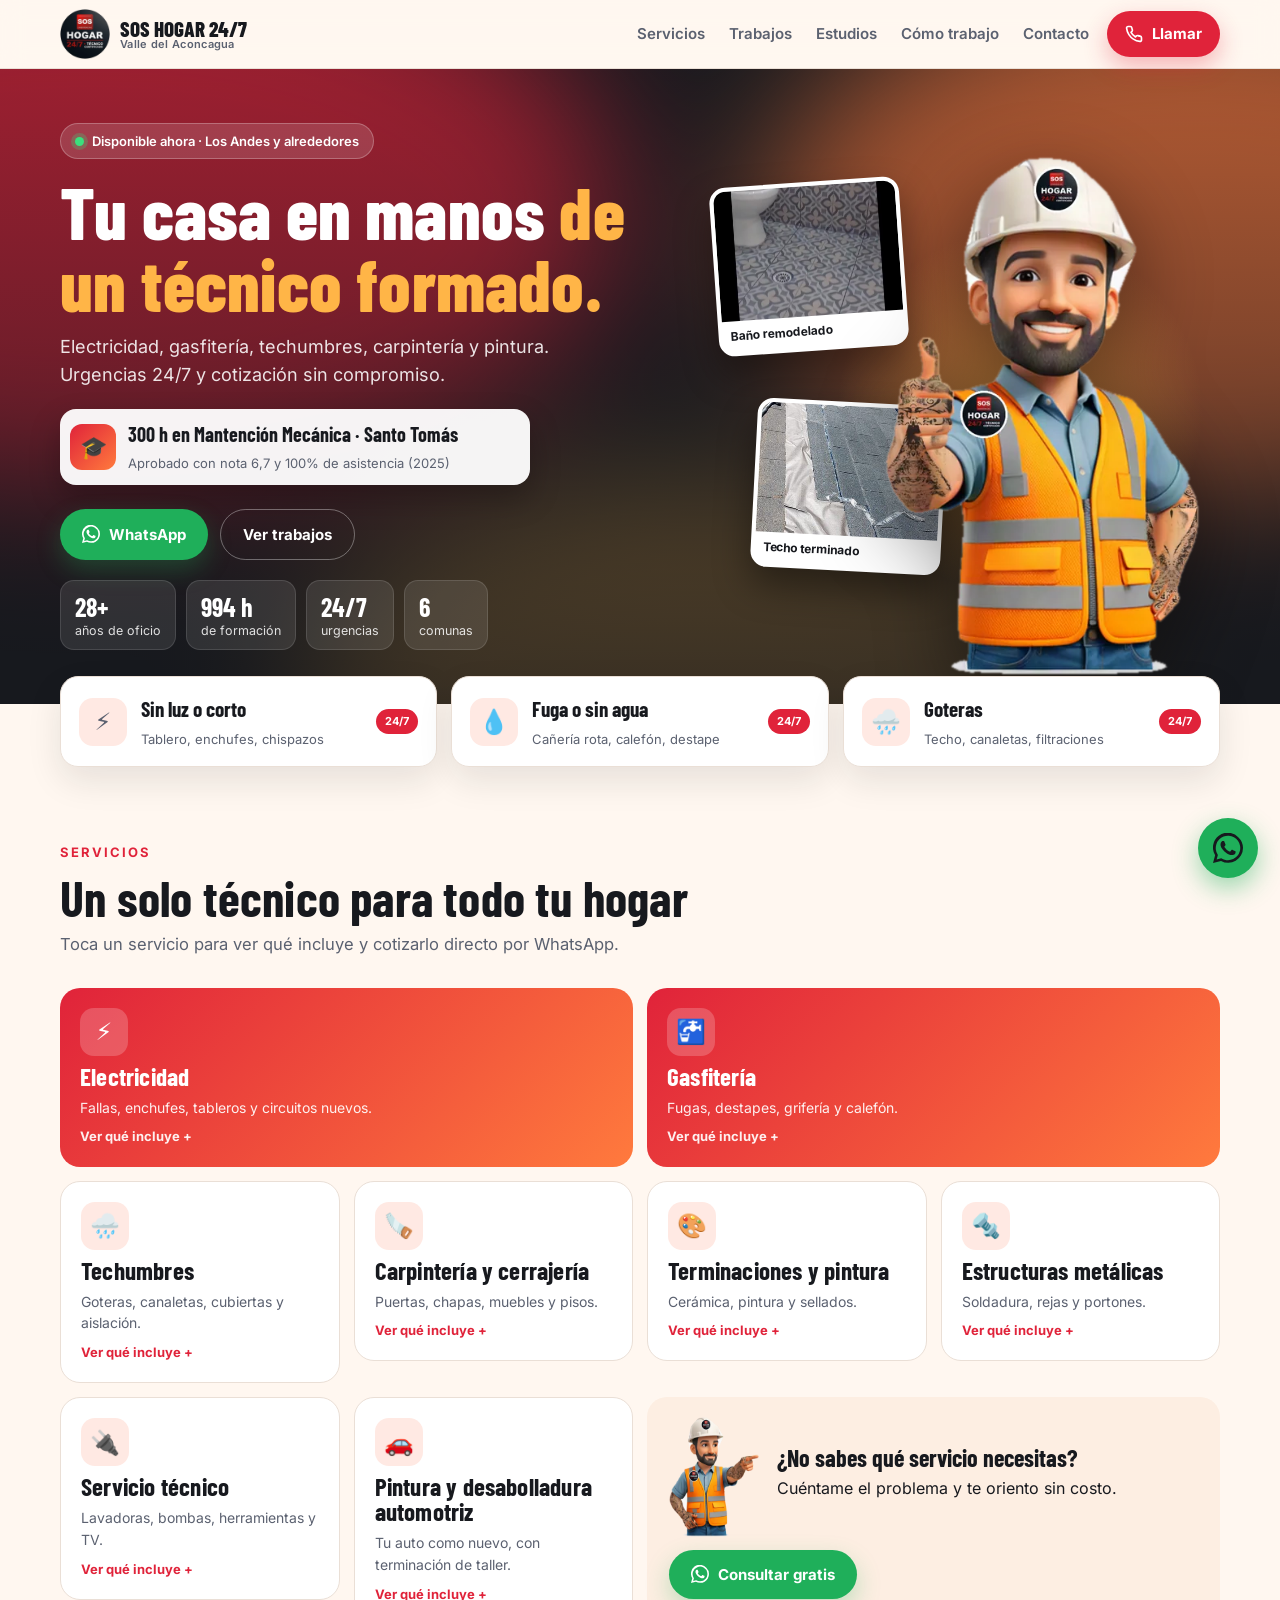
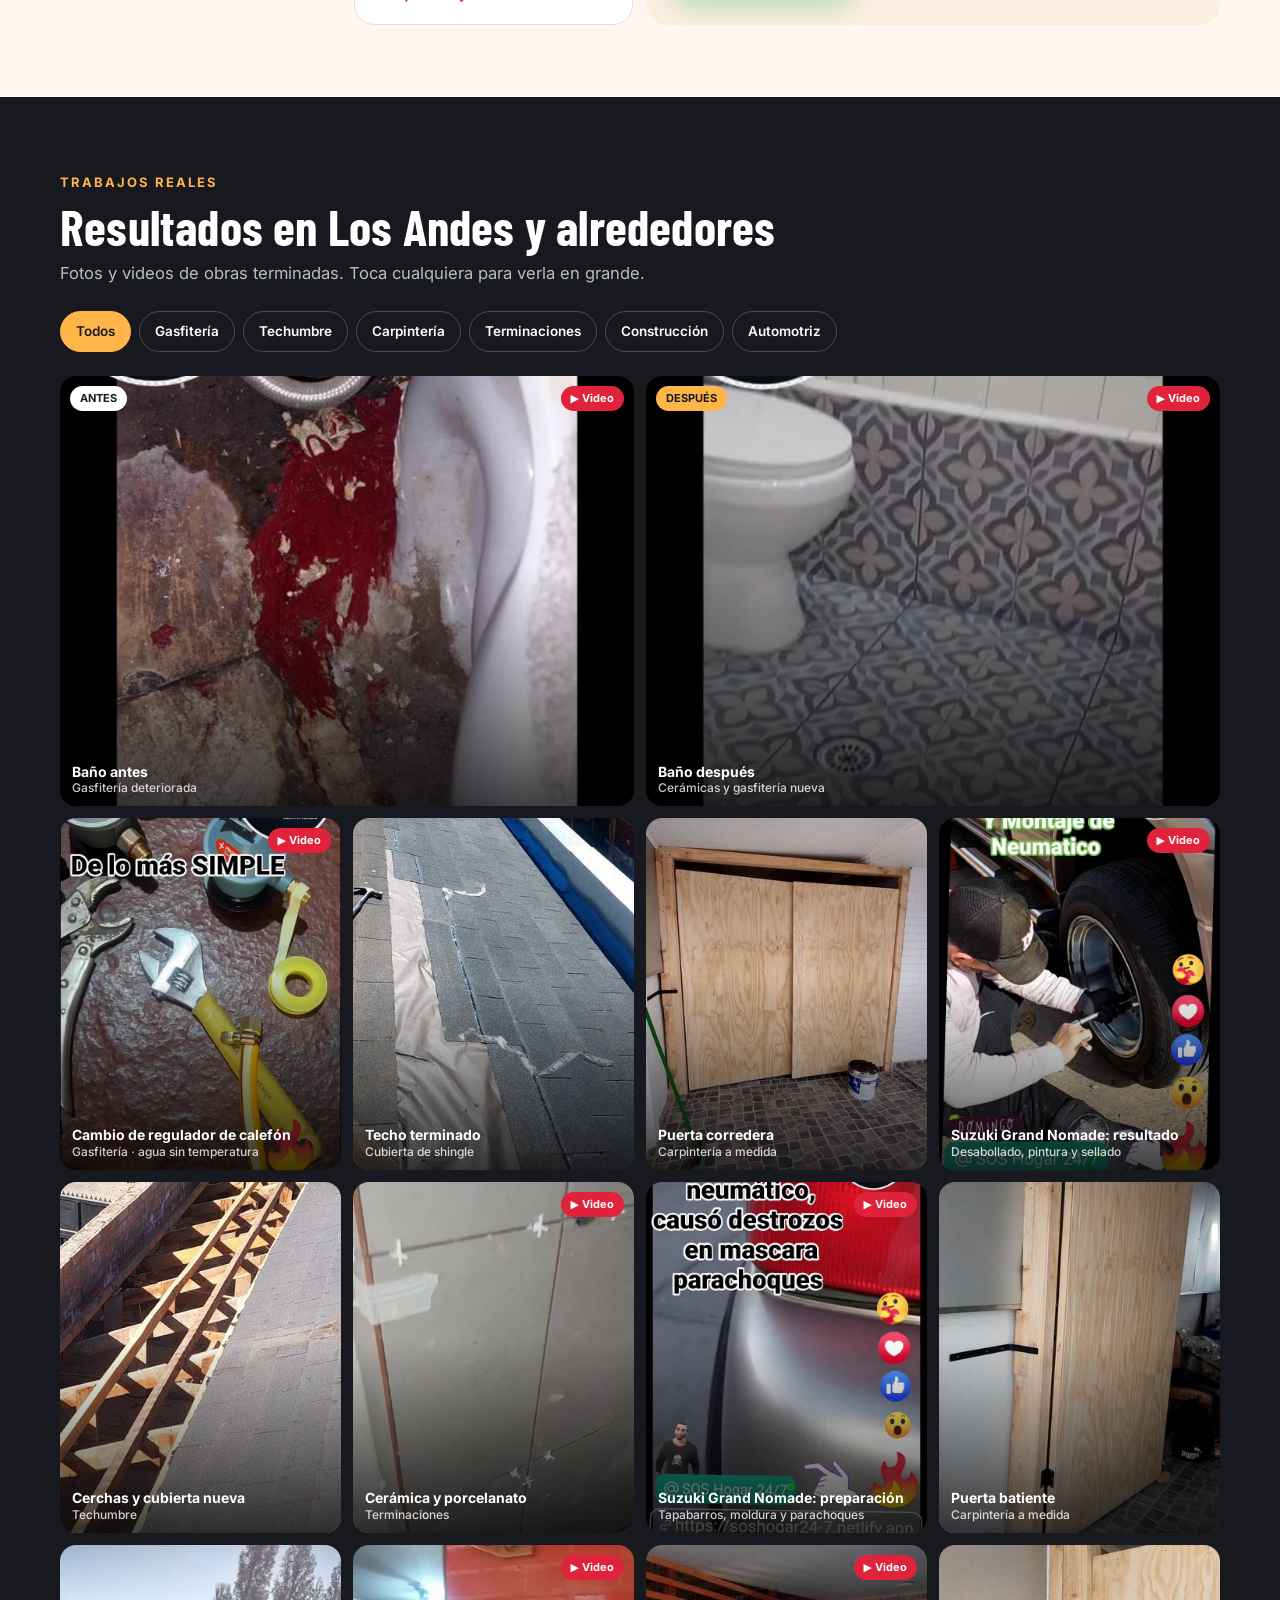
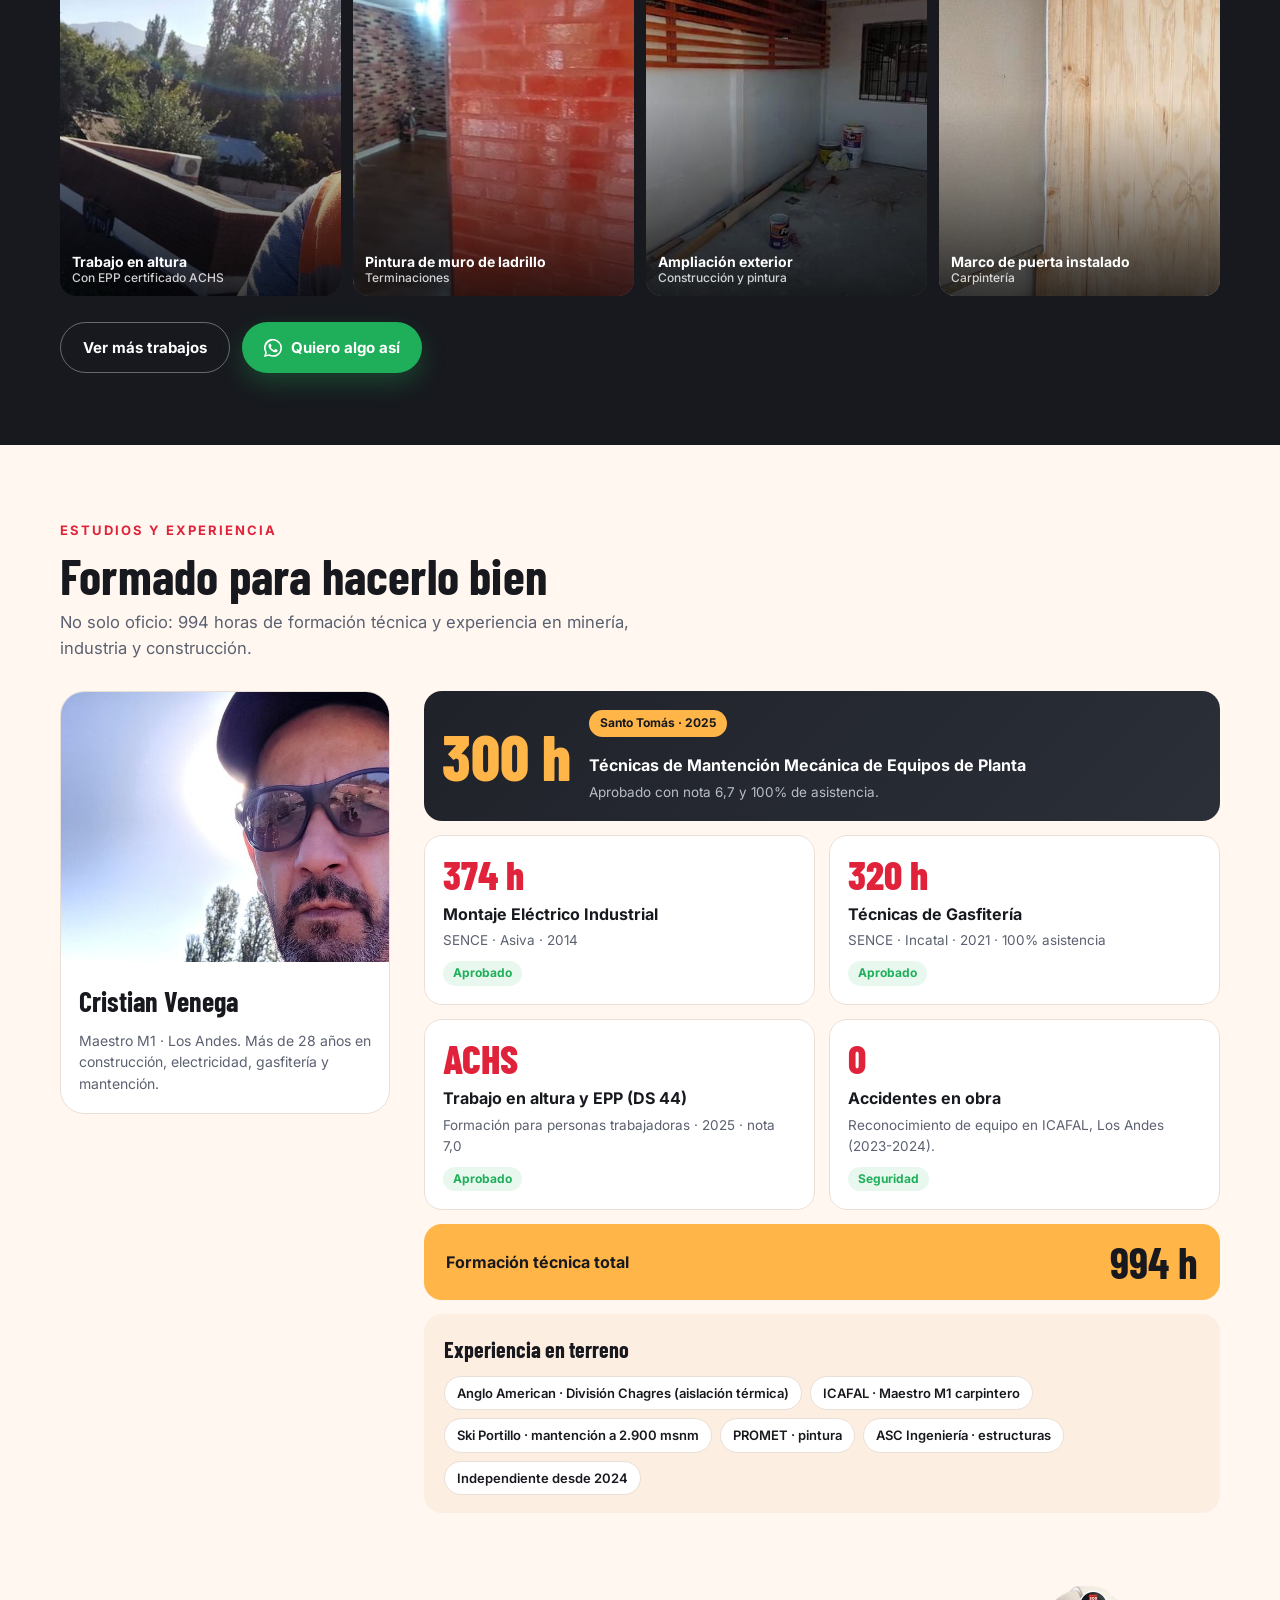
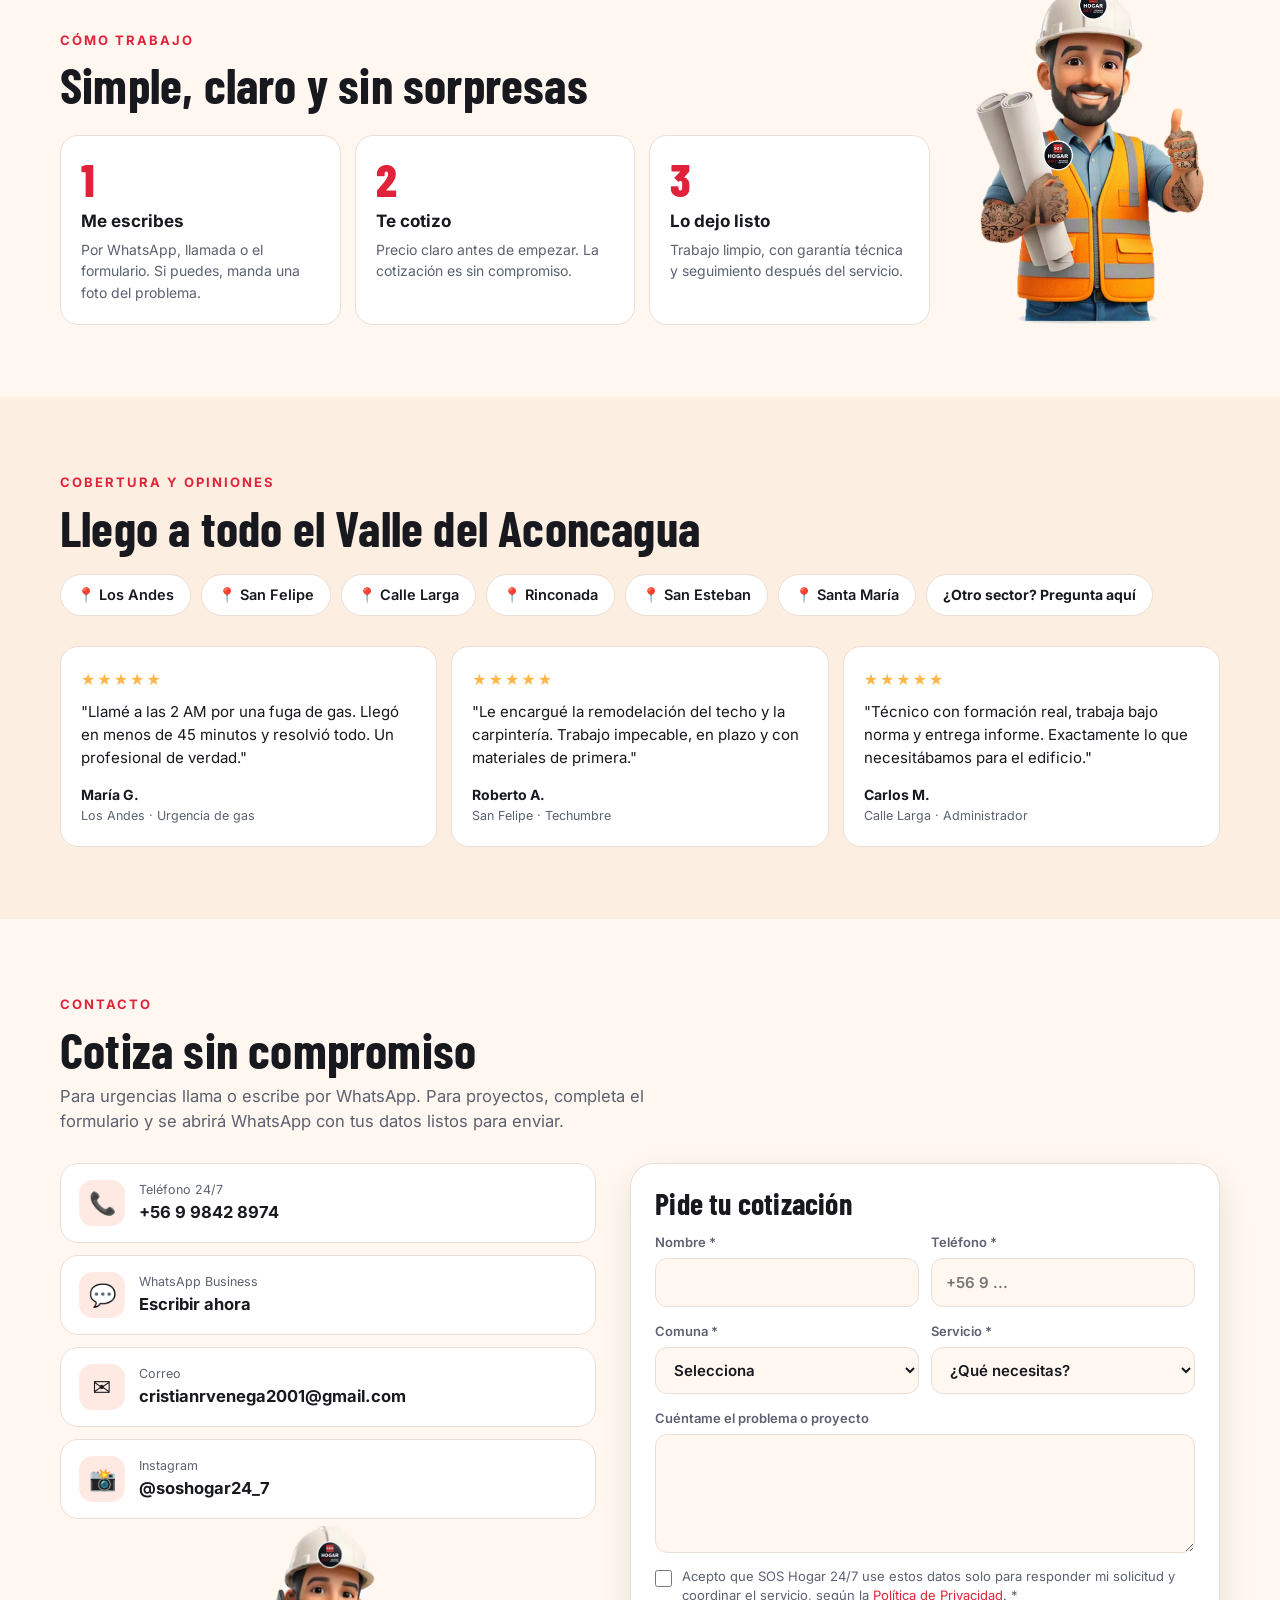
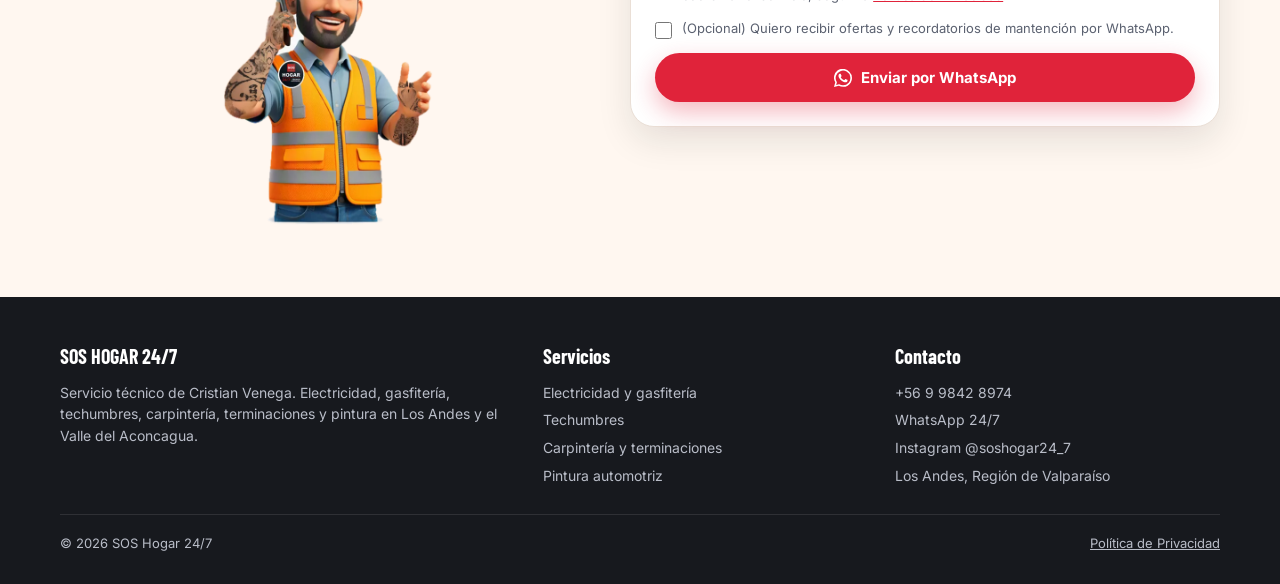
<file: index.html>
<!DOCTYPE html>
<html lang="es-CL">
<head>
  <meta charset="UTF-8">
  <meta name="viewport" content="width=device-width, initial-scale=1, viewport-fit=cover">
  <title>SOS Hogar 24/7 | Gasfitería, electricidad y techumbres en Los Andes</title>
  <meta name="description" content="Técnico en electricidad, gasfitería, techumbres, carpintería y pintura en Los Andes y el Valle del Aconcagua. 994 horas de formación (Santo Tomás, SENCE, ACHS). Urgencias 24/7 y cotización sin compromiso.">
  <meta name="theme-color" content="#E0233A">
  <link rel="canonical" href="https://soshogar24-7.netlify.app/">
  <link rel="icon" href="favicon.ico" sizes="any">
  <link rel="apple-touch-icon" href="assets/img/apple-touch-icon.png">
  <meta property="og:type" content="website">
  <meta property="og:locale" content="es_CL">
  <meta property="og:title" content="SOS Hogar 24/7 · Urgencias y reparaciones en el Valle del Aconcagua">
  <meta property="og:description" content="Electricidad, gasfitería, techumbres, carpintería y pintura. Mira trabajos reales y cotiza por WhatsApp.">
  <meta property="og:url" content="https://soshogar24-7.netlify.app/">
  <meta property="og:image" content="https://soshogar24-7.netlify.app/assets/img/og.jpg">
  <meta name="twitter:card" content="summary_large_image">
  <link rel="preload" href="assets/fonts/barlow-condensed-800.woff2" as="font" type="font/woff2" crossorigin>
  <link rel="preload" href="assets/fonts/inter-var.woff2" as="font" type="font/woff2" crossorigin>
  <link rel="stylesheet" href="css/styles.css">
  <script type="application/ld+json">
  {"@context":"https://schema.org","@type":"HomeAndConstructionBusiness","name":"SOS Hogar 24/7","url":"https://soshogar24-7.netlify.app/","image":"https://soshogar24-7.netlify.app/assets/img/og.jpg","logo":"https://soshogar24-7.netlify.app/assets/img/logo-badge.png","telephone":"+56998428974","priceRange":"$$","address":{"@type":"PostalAddress","addressLocality":"Los Andes","addressRegion":"Valparaíso","addressCountry":"CL"},"areaServed":["Los Andes","San Felipe","Calle Larga","Rinconada","San Esteban","Santa María"],"openingHoursSpecification":{"@type":"OpeningHoursSpecification","dayOfWeek":["Monday","Tuesday","Wednesday","Thursday","Friday","Saturday","Sunday"],"opens":"00:00","closes":"23:59"},"sameAs":["https://www.instagram.com/soshogar24_7/"]}
  </script>
  <script src="js/main.js" defer></script>
</head>
<body>
<a class="sr" href="#servicios">Saltar al contenido</a>

<header class="cab">
  <div class="wrap">
    <a class="marca" href="#inicio" aria-label="SOS Hogar 24/7, inicio">
      <img src="assets/img/logo-badge.webp" alt="" width="50" height="50">
      <span>SOS HOGAR 24/7<small>Valle del Aconcagua</small></span>
    </a>
    <nav class="menu" aria-label="Principal">
      <a href="#servicios">Servicios</a>
      <a href="#trabajos">Trabajos</a>
      <a href="#estudios">Estudios</a>
      <a href="#como">Cómo trabajo</a>
      <a href="#contacto">Contacto</a>
    </nav>
    <a class="btn btn-rojo" href="tel:+56998428974"><svg viewBox="0 0 24 24" fill="none" stroke="currentColor" stroke-width="2.2" stroke-linecap="round" stroke-linejoin="round" aria-hidden="true"><path d="M22 16.9v3a2 2 0 0 1-2.2 2 19.8 19.8 0 0 1-8.6-3.1 19.5 19.5 0 0 1-6-6A19.8 19.8 0 0 1 2.1 4.2 2 2 0 0 1 4.1 2h3a2 2 0 0 1 2 1.7c.1 1 .4 1.9.7 2.8a2 2 0 0 1-.5 2.1L8 9.9a16 16 0 0 0 6 6l1.3-1.3a2 2 0 0 1 2.1-.4c.9.3 1.8.6 2.8.7a2 2 0 0 1 1.7 2z"/></svg> Llamar</a>
  </div>
</header>

<main id="inicio">
<section class="hero" aria-labelledby="titulo">
  <div class="malla" aria-hidden="true"><i class="a"></i><i class="b"></i><i class="c"></i></div>
  <div class="wrap">
    <div>
      <span class="pill"><span class="pulso"></span> Disponible ahora · Los Andes y alrededores</span>
      <h1 id="titulo">Tu casa en manos <em>de un técnico formado.</em></h1>
      <p class="lead">Electricidad, gasfitería, techumbres, carpintería y pintura. Urgencias 24/7 y cotización sin compromiso.</p>
      <div class="sello">
        <span class="ico" aria-hidden="true">🎓</span>
        <div><b>300 h en Mantención Mecánica · Santo Tomás</b><span>Aprobado con nota 6,7 y 100% de asistencia (2025)</span></div>
      </div>
      <div class="cta">
        <a class="btn btn-wa" href="https://wa.me/56998428974?text=Hola%20Cristian%2C%20necesito%20ayuda%20con%20un%20trabajo%20en%20mi%20casa" target="_blank" rel="noopener"><svg viewBox="0 0 24 24" fill="currentColor" aria-hidden="true"><path d="M17.5 14.4c-.3-.1-1.8-.9-2-1-.3-.1-.5-.1-.7.1-.2.3-.8 1-.9 1.2-.2.2-.3.2-.6.1-.3-.1-1.3-.5-2.4-1.5-.9-.8-1.5-1.8-1.7-2.1-.2-.3 0-.5.1-.6l.4-.5c.2-.2.2-.3.3-.5.1-.2 0-.4 0-.5l-.9-2.2c-.2-.6-.5-.5-.7-.5h-.6c-.2 0-.5.1-.8.4-.3.3-1 1-1 2.5s1.1 2.9 1.2 3.1c.1.2 2.1 3.2 5.1 4.5.7.3 1.3.5 1.7.6.7.2 1.4.2 1.9.1.6-.1 1.8-.7 2-1.4.2-.7.2-1.3.2-1.4-.1-.2-.3-.3-.6-.4zM12 21.8c-1.8 0-3.5-.5-5-1.4l-.4-.2-3.7 1 1-3.6-.2-.4A9.8 9.8 0 1 1 12 21.8zm8.4-18.3A11.8 11.8 0 0 0 1.7 17.7L0 24l6.4-1.7A11.8 11.8 0 0 0 24 12a11.7 11.7 0 0 0-3.6-8.5z"/></svg> WhatsApp</a>
        <a class="btn btn-borde" href="#trabajos">Ver trabajos</a>
      </div>
      <div class="cifras">
        <div><b>28+</b>años de oficio</div>
        <div><b>994 h</b>de formación</div>
        <div><b>24/7</b>urgencias</div>
        <div><b>6</b>comunas</div>
      </div>
      <div class="tira" aria-label="Trabajos recientes">
        <a href="#trabajos"><img src="assets/imgs/vid_despues_bano_final.jpg" alt="Baño remodelado" width="180" height="225"><span>Baño remodelado</span></a>
        <a href="#trabajos"><img src="assets/imgs/20260211_113441.jpg" alt="Techo terminado" width="180" height="225"><span>Techumbre</span></a>
        <a href="#trabajos"><img src="assets/imgs/20250831_162711.jpg" alt="Puerta corredera a medida" width="180" height="225"><span>Carpintería</span></a>
        <a href="#trabajos"><img src="assets/imgs/vid_suzuki_termino.jpg" alt="Suzuki pintado" width="180" height="225"><span>Automotriz</span></a>
      </div>
    </div>
    <div class="escena" aria-hidden="true">
      <div class="halo"></div>
      <div class="foto-flot f1"><img src="assets/imgs/vid_despues_bano_final.jpg" alt="" width="190" height="130"><span>Baño remodelado</span></div>
      <div class="foto-flot f2"><img src="assets/imgs/20260211_113441.jpg" alt="" width="190" height="130"><span>Techo terminado</span></div>
      <img class="avatar" src="assets/img/avatar-pulgar.webp" alt="" height="520">
    </div>
  </div>
</section>

<div class="urg" aria-label="Urgencias">
  <div class="wrap">
    <a href="https://wa.me/56998428974?text=Hola%2C%20tengo%20una%20URGENCIA%20el%C3%A9ctrica" target="_blank" rel="noopener"><span class="i" aria-hidden="true">⚡</span><div><b>Sin luz o corto</b><span>Tablero, enchufes, chispazos</span></div><em>24/7</em></a>
    <a href="https://wa.me/56998428974?text=Hola%2C%20tengo%20una%20URGENCIA%20de%20gasfiter%C3%ADa" target="_blank" rel="noopener"><span class="i" aria-hidden="true">💧</span><div><b>Fuga o sin agua</b><span>Cañería rota, calefón, destape</span></div><em>24/7</em></a>
    <a href="https://wa.me/56998428974?text=Hola%2C%20tengo%20una%20gotera%20o%20problema%20en%20el%20techo" target="_blank" rel="noopener"><span class="i" aria-hidden="true">🌧️</span><div><b>Goteras</b><span>Techo, canaletas, filtraciones</span></div><em>24/7</em></a>
  </div>
</div>

<section id="servicios" aria-labelledby="t-serv">
  <div class="wrap">
    <span class="kicker">Servicios</span>
    <h2 id="t-serv">Un solo técnico para todo tu hogar</h2>
    <p class="sub">Toca un servicio para ver qué incluye y cotizarlo directo por WhatsApp.</p>
    <div class="servicios">
      <details class="srv destacado aparece">
        <summary><span class="ic" aria-hidden="true">⚡</span><h3>Electricidad</h3><p>Fallas, enchufes, tableros y circuitos nuevos.</p><span class="mas">Ver qué incluye</span></summary>
        <ul><li>Cambio de enchufes, interruptores y focos LED</li><li>Lámparas, apliqués y proyectores exteriores</li><li>Circuitos independientes para horno o aire acondicionado</li><li>Diagnóstico de tableros, automáticos y diferenciales</li><li>Montaje eléctrico industrial (374 h SENCE)</li></ul>
        <a class="btn btn-claro" href="https://wa.me/56998428974?text=Hola%20Cristian%2C%20quiero%20cotizar%3A%20Electricidad" target="_blank" rel="noopener"><svg viewBox="0 0 24 24" fill="currentColor" aria-hidden="true"><path d="M17.5 14.4c-.3-.1-1.8-.9-2-1-.3-.1-.5-.1-.7.1-.2.3-.8 1-.9 1.2-.2.2-.3.2-.6.1-.3-.1-1.3-.5-2.4-1.5-.9-.8-1.5-1.8-1.7-2.1-.2-.3 0-.5.1-.6l.4-.5c.2-.2.2-.3.3-.5.1-.2 0-.4 0-.5l-.9-2.2c-.2-.6-.5-.5-.7-.5h-.6c-.2 0-.5.1-.8.4-.3.3-1 1-1 2.5s1.1 2.9 1.2 3.1c.1.2 2.1 3.2 5.1 4.5.7.3 1.3.5 1.7.6.7.2 1.4.2 1.9.1.6-.1 1.8-.7 2-1.4.2-.7.2-1.3.2-1.4-.1-.2-.3-.3-.6-.4zM12 21.8c-1.8 0-3.5-.5-5-1.4l-.4-.2-3.7 1 1-3.6-.2-.4A9.8 9.8 0 1 1 12 21.8zm8.4-18.3A11.8 11.8 0 0 0 1.7 17.7L0 24l6.4-1.7A11.8 11.8 0 0 0 24 12a11.7 11.7 0 0 0-3.6-8.5z"/></svg> Cotizar electricidad</a>
      </details>
      <details class="srv destacado aparece">
        <summary><span class="ic" aria-hidden="true">🚰</span><h3>Gasfitería</h3><p>Fugas, destapes, grifería y calefón.</p><span class="mas">Ver qué incluye</span></summary>
        <ul><li>Llaves que gotean: gomas y vástagos</li><li>Destape de lavaplatos, lavamanos, tinas y sifones</li><li>Grifería y monomandos en baño o cocina</li><li>Fugas en cobre, PVC o PEX y fugas ocultas</li><li>Mantención y regulación de calefón</li></ul>
        <a class="btn btn-claro" href="https://wa.me/56998428974?text=Hola%20Cristian%2C%20quiero%20cotizar%3A%20Gasfiter%C3%ADa" target="_blank" rel="noopener"><svg viewBox="0 0 24 24" fill="currentColor" aria-hidden="true"><path d="M17.5 14.4c-.3-.1-1.8-.9-2-1-.3-.1-.5-.1-.7.1-.2.3-.8 1-.9 1.2-.2.2-.3.2-.6.1-.3-.1-1.3-.5-2.4-1.5-.9-.8-1.5-1.8-1.7-2.1-.2-.3 0-.5.1-.6l.4-.5c.2-.2.2-.3.3-.5.1-.2 0-.4 0-.5l-.9-2.2c-.2-.6-.5-.5-.7-.5h-.6c-.2 0-.5.1-.8.4-.3.3-1 1-1 2.5s1.1 2.9 1.2 3.1c.1.2 2.1 3.2 5.1 4.5.7.3 1.3.5 1.7.6.7.2 1.4.2 1.9.1.6-.1 1.8-.7 2-1.4.2-.7.2-1.3.2-1.4-.1-.2-.3-.3-.6-.4zM12 21.8c-1.8 0-3.5-.5-5-1.4l-.4-.2-3.7 1 1-3.6-.2-.4A9.8 9.8 0 1 1 12 21.8zm8.4-18.3A11.8 11.8 0 0 0 1.7 17.7L0 24l6.4-1.7A11.8 11.8 0 0 0 24 12a11.7 11.7 0 0 0-3.6-8.5z"/></svg> Cotizar gasfitería</a>
      </details>
      <details class="srv aparece">
        <summary><span class="ic" aria-hidden="true">🌧️</span><h3>Techumbres</h3><p>Goteras, canaletas, cubiertas y aislación.</p><span class="mas">Ver qué incluye</span></summary>
        <ul><li>Limpieza de canaletas y bajadas</li><li>Goteras con sellante o fijaciones nuevas</li><li>Planchas de zinc, fibrocemento o policarbonato</li><li>Aislación térmica y reparación de cerchas</li><li>Trabajo en altura certificado ACHS</li></ul>
        <a class="btn btn-rojo" href="https://wa.me/56998428974?text=Hola%20Cristian%2C%20quiero%20cotizar%3A%20Techumbres" target="_blank" rel="noopener"><svg viewBox="0 0 24 24" fill="currentColor" aria-hidden="true"><path d="M17.5 14.4c-.3-.1-1.8-.9-2-1-.3-.1-.5-.1-.7.1-.2.3-.8 1-.9 1.2-.2.2-.3.2-.6.1-.3-.1-1.3-.5-2.4-1.5-.9-.8-1.5-1.8-1.7-2.1-.2-.3 0-.5.1-.6l.4-.5c.2-.2.2-.3.3-.5.1-.2 0-.4 0-.5l-.9-2.2c-.2-.6-.5-.5-.7-.5h-.6c-.2 0-.5.1-.8.4-.3.3-1 1-1 2.5s1.1 2.9 1.2 3.1c.1.2 2.1 3.2 5.1 4.5.7.3 1.3.5 1.7.6.7.2 1.4.2 1.9.1.6-.1 1.8-.7 2-1.4.2-.7.2-1.3.2-1.4-.1-.2-.3-.3-.6-.4zM12 21.8c-1.8 0-3.5-.5-5-1.4l-.4-.2-3.7 1 1-3.6-.2-.4A9.8 9.8 0 1 1 12 21.8zm8.4-18.3A11.8 11.8 0 0 0 1.7 17.7L0 24l6.4-1.7A11.8 11.8 0 0 0 24 12a11.7 11.7 0 0 0-3.6-8.5z"/></svg> Cotizar techumbres</a>
      </details>
      <details class="srv aparece">
        <summary><span class="ic" aria-hidden="true">🪚</span><h3>Carpintería y cerrajería</h3><p>Puertas, chapas, muebles y pisos.</p><span class="mas">Ver qué incluye</span></summary>
        <ul><li>Ajuste de bisagras, rieles y correderas</li><li>Cambio de chapas, pestillos y cerraduras trabadas</li><li>Soportes de TV, repisas y barras de cortina</li><li>Muebles modulares a medida</li><li>Pisos flotantes, vanos, puertas y dinteles</li></ul>
        <a class="btn btn-rojo" href="https://wa.me/56998428974?text=Hola%20Cristian%2C%20quiero%20cotizar%3A%20Carpinter%C3%ADa%20y%20cerrajer%C3%ADa" target="_blank" rel="noopener"><svg viewBox="0 0 24 24" fill="currentColor" aria-hidden="true"><path d="M17.5 14.4c-.3-.1-1.8-.9-2-1-.3-.1-.5-.1-.7.1-.2.3-.8 1-.9 1.2-.2.2-.3.2-.6.1-.3-.1-1.3-.5-2.4-1.5-.9-.8-1.5-1.8-1.7-2.1-.2-.3 0-.5.1-.6l.4-.5c.2-.2.2-.3.3-.5.1-.2 0-.4 0-.5l-.9-2.2c-.2-.6-.5-.5-.7-.5h-.6c-.2 0-.5.1-.8.4-.3.3-1 1-1 2.5s1.1 2.9 1.2 3.1c.1.2 2.1 3.2 5.1 4.5.7.3 1.3.5 1.7.6.7.2 1.4.2 1.9.1.6-.1 1.8-.7 2-1.4.2-.7.2-1.3.2-1.4-.1-.2-.3-.3-.6-.4zM12 21.8c-1.8 0-3.5-.5-5-1.4l-.4-.2-3.7 1 1-3.6-.2-.4A9.8 9.8 0 1 1 12 21.8zm8.4-18.3A11.8 11.8 0 0 0 1.7 17.7L0 24l6.4-1.7A11.8 11.8 0 0 0 24 12a11.7 11.7 0 0 0-3.6-8.5z"/></svg> Cotizar carpintería</a>
      </details>
      <details class="srv aparece">
        <summary><span class="ic" aria-hidden="true">🎨</span><h3>Terminaciones y pintura</h3><p>Cerámica, pintura y sellados.</p><span class="mas">Ver qué incluye</span></summary>
        <ul><li>Parches en vulcanita o internit</li><li>Cerámicas, azulejos y porcelanatos</li><li>Sellos con silicona antihongos</li><li>Raspado, masillado y preparación completa</li><li>Pintura de muros, cielos y fachadas</li></ul>
        <a class="btn btn-rojo" href="https://wa.me/56998428974?text=Hola%20Cristian%2C%20quiero%20cotizar%3A%20Terminaciones%20y%20pintura" target="_blank" rel="noopener"><svg viewBox="0 0 24 24" fill="currentColor" aria-hidden="true"><path d="M17.5 14.4c-.3-.1-1.8-.9-2-1-.3-.1-.5-.1-.7.1-.2.3-.8 1-.9 1.2-.2.2-.3.2-.6.1-.3-.1-1.3-.5-2.4-1.5-.9-.8-1.5-1.8-1.7-2.1-.2-.3 0-.5.1-.6l.4-.5c.2-.2.2-.3.3-.5.1-.2 0-.4 0-.5l-.9-2.2c-.2-.6-.5-.5-.7-.5h-.6c-.2 0-.5.1-.8.4-.3.3-1 1-1 2.5s1.1 2.9 1.2 3.1c.1.2 2.1 3.2 5.1 4.5.7.3 1.3.5 1.7.6.7.2 1.4.2 1.9.1.6-.1 1.8-.7 2-1.4.2-.7.2-1.3.2-1.4-.1-.2-.3-.3-.6-.4zM12 21.8c-1.8 0-3.5-.5-5-1.4l-.4-.2-3.7 1 1-3.6-.2-.4A9.8 9.8 0 1 1 12 21.8zm8.4-18.3A11.8 11.8 0 0 0 1.7 17.7L0 24l6.4-1.7A11.8 11.8 0 0 0 24 12a11.7 11.7 0 0 0-3.6-8.5z"/></svg> Cotizar terminaciones</a>
      </details>
      <details class="srv aparece">
        <summary><span class="ic" aria-hidden="true">🔩</span><h3>Estructuras metálicas</h3><p>Soldadura, rejas y portones.</p><span class="mas">Ver qué incluye</span></summary>
        <ul><li>Pasadores, pestillos y bisagras de rejas</li><li>Protecciones de ventanas y marcos soldados</li><li>Estructuras metálicas medianas y pesadas</li><li>Protecciones para maquinaria (experiencia minera)</li></ul>
        <a class="btn btn-rojo" href="https://wa.me/56998428974?text=Hola%20Cristian%2C%20quiero%20cotizar%3A%20Estructuras%20met%C3%A1licas" target="_blank" rel="noopener"><svg viewBox="0 0 24 24" fill="currentColor" aria-hidden="true"><path d="M17.5 14.4c-.3-.1-1.8-.9-2-1-.3-.1-.5-.1-.7.1-.2.3-.8 1-.9 1.2-.2.2-.3.2-.6.1-.3-.1-1.3-.5-2.4-1.5-.9-.8-1.5-1.8-1.7-2.1-.2-.3 0-.5.1-.6l.4-.5c.2-.2.2-.3.3-.5.1-.2 0-.4 0-.5l-.9-2.2c-.2-.6-.5-.5-.7-.5h-.6c-.2 0-.5.1-.8.4-.3.3-1 1-1 2.5s1.1 2.9 1.2 3.1c.1.2 2.1 3.2 5.1 4.5.7.3 1.3.5 1.7.6.7.2 1.4.2 1.9.1.6-.1 1.8-.7 2-1.4.2-.7.2-1.3.2-1.4-.1-.2-.3-.3-.6-.4zM12 21.8c-1.8 0-3.5-.5-5-1.4l-.4-.2-3.7 1 1-3.6-.2-.4A9.8 9.8 0 1 1 12 21.8zm8.4-18.3A11.8 11.8 0 0 0 1.7 17.7L0 24l6.4-1.7A11.8 11.8 0 0 0 24 12a11.7 11.7 0 0 0-3.6-8.5z"/></svg> Cotizar estructuras</a>
      </details>
      <details class="srv aparece">
        <summary><span class="ic" aria-hidden="true">🔌</span><h3>Servicio técnico</h3><p>Lavadoras, bombas, herramientas y TV.</p><span class="mas">Ver qué incluye</span></summary>
        <ul><li>Filtros y bombas de desagüe de lavadoras</li><li>Correas, rodamientos y presostatos</li><li>Bombas de agua domiciliarias</li><li>Herramientas eléctricas: carbones y cables</li><li>Smart TV sin imagen: cambio de backlight</li></ul>
        <a class="btn btn-rojo" href="https://wa.me/56998428974?text=Hola%20Cristian%2C%20quiero%20cotizar%3A%20Servicio%20t%C3%A9cnico" target="_blank" rel="noopener"><svg viewBox="0 0 24 24" fill="currentColor" aria-hidden="true"><path d="M17.5 14.4c-.3-.1-1.8-.9-2-1-.3-.1-.5-.1-.7.1-.2.3-.8 1-.9 1.2-.2.2-.3.2-.6.1-.3-.1-1.3-.5-2.4-1.5-.9-.8-1.5-1.8-1.7-2.1-.2-.3 0-.5.1-.6l.4-.5c.2-.2.2-.3.3-.5.1-.2 0-.4 0-.5l-.9-2.2c-.2-.6-.5-.5-.7-.5h-.6c-.2 0-.5.1-.8.4-.3.3-1 1-1 2.5s1.1 2.9 1.2 3.1c.1.2 2.1 3.2 5.1 4.5.7.3 1.3.5 1.7.6.7.2 1.4.2 1.9.1.6-.1 1.8-.7 2-1.4.2-.7.2-1.3.2-1.4-.1-.2-.3-.3-.6-.4zM12 21.8c-1.8 0-3.5-.5-5-1.4l-.4-.2-3.7 1 1-3.6-.2-.4A9.8 9.8 0 1 1 12 21.8zm8.4-18.3A11.8 11.8 0 0 0 1.7 17.7L0 24l6.4-1.7A11.8 11.8 0 0 0 24 12a11.7 11.7 0 0 0-3.6-8.5z"/></svg> Cotizar servicio</a>
      </details>
      <details class="srv aparece">
        <summary><span class="ic" aria-hidden="true">🚗</span><h3>Pintura y desabolladura automotriz</h3><p>Tu auto como nuevo, con terminación de taller.</p><span class="mas">Ver qué incluye</span></summary>
        <ul><li>Desabollado y reparación de tapabarros quebrados</li><li>Reinstalación de máscaras, molduras y parachoques</li><li>Igualación de tono de pintura</li><li>Sellado y terminación final</li></ul>
        <a class="btn btn-rojo" href="https://wa.me/56998428974?text=Hola%20Cristian%2C%20quiero%20cotizar%3A%20Pintura%20y%20desabolladura%20automotriz" target="_blank" rel="noopener"><svg viewBox="0 0 24 24" fill="currentColor" aria-hidden="true"><path d="M17.5 14.4c-.3-.1-1.8-.9-2-1-.3-.1-.5-.1-.7.1-.2.3-.8 1-.9 1.2-.2.2-.3.2-.6.1-.3-.1-1.3-.5-2.4-1.5-.9-.8-1.5-1.8-1.7-2.1-.2-.3 0-.5.1-.6l.4-.5c.2-.2.2-.3.3-.5.1-.2 0-.4 0-.5l-.9-2.2c-.2-.6-.5-.5-.7-.5h-.6c-.2 0-.5.1-.8.4-.3.3-1 1-1 2.5s1.1 2.9 1.2 3.1c.1.2 2.1 3.2 5.1 4.5.7.3 1.3.5 1.7.6.7.2 1.4.2 1.9.1.6-.1 1.8-.7 2-1.4.2-.7.2-1.3.2-1.4-.1-.2-.3-.3-.6-.4zM12 21.8c-1.8 0-3.5-.5-5-1.4l-.4-.2-3.7 1 1-3.6-.2-.4A9.8 9.8 0 1 1 12 21.8zm8.4-18.3A11.8 11.8 0 0 0 1.7 17.7L0 24l6.4-1.7A11.8 11.8 0 0 0 24 12a11.7 11.7 0 0 0-3.6-8.5z"/></svg> Cotizar pintura</a>
      </details>
    <div class="ayuda aparece">
      <img src="assets/img/avatar-apunta.webp" alt="" width="90" height="110">
      <div><b>¿No sabes qué servicio necesitas?</b>Cuéntame el problema y te oriento sin costo.</div>
      <a class="btn btn-wa" href="https://wa.me/56998428974?text=Hola%20Cristian%2C%20tengo%20un%20problema%20y%20necesito%20orientaci%C3%B3n" target="_blank" rel="noopener"><svg viewBox="0 0 24 24" fill="currentColor" aria-hidden="true"><path d="M17.5 14.4c-.3-.1-1.8-.9-2-1-.3-.1-.5-.1-.7.1-.2.3-.8 1-.9 1.2-.2.2-.3.2-.6.1-.3-.1-1.3-.5-2.4-1.5-.9-.8-1.5-1.8-1.7-2.1-.2-.3 0-.5.1-.6l.4-.5c.2-.2.2-.3.3-.5.1-.2 0-.4 0-.5l-.9-2.2c-.2-.6-.5-.5-.7-.5h-.6c-.2 0-.5.1-.8.4-.3.3-1 1-1 2.5s1.1 2.9 1.2 3.1c.1.2 2.1 3.2 5.1 4.5.7.3 1.3.5 1.7.6.7.2 1.4.2 1.9.1.6-.1 1.8-.7 2-1.4.2-.7.2-1.3.2-1.4-.1-.2-.3-.3-.6-.4zM12 21.8c-1.8 0-3.5-.5-5-1.4l-.4-.2-3.7 1 1-3.6-.2-.4A9.8 9.8 0 1 1 12 21.8zm8.4-18.3A11.8 11.8 0 0 0 1.7 17.7L0 24l6.4-1.7A11.8 11.8 0 0 0 24 12a11.7 11.7 0 0 0-3.6-8.5z"/></svg> Consultar gratis</a>
    </div>
    </div>
  </div>
</section>

<section id="trabajos" class="oscuro" aria-labelledby="t-trab">
  <div class="wrap">
    <span class="kicker">Trabajos reales</span>
    <h2 id="t-trab">Resultados en Los Andes y alrededores</h2>
    <p class="sub">Fotos y videos de obras terminadas. Toca cualquiera para verla en grande.</p>
    <div class="filtros" role="group" aria-label="Filtrar trabajos">
      <button class="filtro" type="button" data-filtro="todos" aria-pressed="true">Todos</button>
      <button class="filtro" type="button" data-filtro="gasfiteria" aria-pressed="false">Gasfitería</button>
      <button class="filtro" type="button" data-filtro="techumbre" aria-pressed="false">Techumbre</button>
      <button class="filtro" type="button" data-filtro="carpinteria" aria-pressed="false">Carpintería</button>
      <button class="filtro" type="button" data-filtro="terminaciones" aria-pressed="false">Terminaciones</button>
      <button class="filtro" type="button" data-filtro="construccion" aria-pressed="false">Construcción</button>
      <button class="filtro" type="button" data-filtro="automotriz" aria-pressed="false">Automotriz</button>
    </div>
    <div class="antes-despues">
        <button class="obra" type="button" data-cat="gasfiteria" data-tipo="video" data-src="assets/videos/vid_antes_bano_gasfiteria.mp4" data-titulo="Baño antes · Gasfitería deteriorada"><span class="et">ANTES</span><span class="play">▶ Video</span><img src="assets/imgs/vid_antes_bano.jpg" alt="Baño antes" width="360" height="800" loading="lazy"><span class="t">Baño antes<small>Gasfitería deteriorada</small></span></button>
        <button class="obra" type="button" data-cat="terminaciones" data-tipo="video" data-src="assets/videos/vid_despues_bano_ceramicas.mp4" data-titulo="Baño después · Cerámicas y gasfitería nueva"><span class="et despues">DESPUÉS</span><span class="play">▶ Video</span><img src="assets/imgs/vid_despues_bano_final.jpg" alt="Baño después" width="360" height="800" loading="lazy"><span class="t">Baño después<small>Cerámicas y gasfitería nueva</small></span></button>
    </div>
    <div class="galeria">
        <button class="obra" type="button" data-cat="gasfiteria" data-tipo="video" data-src="assets/videos/vid_calefon.mp4" data-titulo="Cambio de regulador de calefón · Gasfitería · agua sin temperatura"><span class="play">▶ Video</span><img src="assets/imgs/vid_calefon.jpg" alt="Cambio de regulador de calefón" width="360" height="800" loading="lazy"><span class="t">Cambio de regulador de calefón<small>Gasfitería · agua sin temperatura</small></span></button>
        <button class="obra" type="button" data-cat="techumbre" data-tipo="foto" data-src="assets/imgs/20260211_113441.jpg" data-titulo="Techo terminado · Cubierta de shingle"><img src="assets/imgs/20260211_113441.jpg" alt="Techo terminado" width="360" height="800" loading="lazy"><span class="t">Techo terminado<small>Cubierta de shingle</small></span></button>
        <button class="obra" type="button" data-cat="carpinteria" data-tipo="foto" data-src="assets/imgs/20250831_162711.jpg" data-titulo="Puerta corredera · Carpintería a medida"><img src="assets/imgs/20250831_162711.jpg" alt="Puerta corredera" width="360" height="800" loading="lazy"><span class="t">Puerta corredera<small>Carpintería a medida</small></span></button>
        <button class="obra" type="button" data-cat="automotriz" data-tipo="video" data-src="assets/videos/vid_suzuki_termino.mp4" data-titulo="Suzuki Grand Nomade: resultado · Desabollado, pintura y sellado"><span class="play">▶ Video</span><img src="assets/imgs/vid_suzuki_termino.jpg" alt="Suzuki Grand Nomade: resultado" width="360" height="800" loading="lazy"><span class="t">Suzuki Grand Nomade: resultado<small>Desabollado, pintura y sellado</small></span></button>
        <button class="obra" type="button" data-cat="techumbre" data-tipo="foto" data-src="assets/imgs/20260210_093202.jpg" data-titulo="Cerchas y cubierta nueva · Techumbre"><img src="assets/imgs/20260210_093202.jpg" alt="Cerchas y cubierta nueva" width="360" height="800" loading="lazy"><span class="t">Cerchas y cubierta nueva<small>Techumbre</small></span></button>
        <button class="obra" type="button" data-cat="terminaciones" data-tipo="video" data-src="assets/videos/vid_ceramico.mp4" data-titulo="Cerámica y porcelanato · Terminaciones"><span class="play">▶ Video</span><img src="assets/imgs/vid_ceramico.jpg" alt="Cerámica y porcelanato" width="360" height="800" loading="lazy"><span class="t">Cerámica y porcelanato<small>Terminaciones</small></span></button>
        <button class="obra" type="button" data-cat="automotriz" data-tipo="video" data-src="assets/videos/vid_suzuki_preparando.mp4" data-titulo="Suzuki Grand Nomade: preparación · Tapabarros, moldura y parachoques"><span class="play">▶ Video</span><img src="assets/imgs/vid_suzuki_preparando.jpg" alt="Suzuki Grand Nomade: preparación" width="360" height="800" loading="lazy"><span class="t">Suzuki Grand Nomade: preparación<small>Tapabarros, moldura y parachoques</small></span></button>
        <button class="obra" type="button" data-cat="carpinteria" data-tipo="foto" data-src="assets/imgs/20250831_162722__1_.jpg" data-titulo="Puerta batiente · Carpintería a medida"><img src="assets/imgs/20250831_162722__1_.jpg" alt="Puerta batiente" width="360" height="800" loading="lazy"><span class="t">Puerta batiente<small>Carpintería a medida</small></span></button>
        <button class="obra" type="button" data-cat="techumbre" data-tipo="foto" data-src="assets/imgs/20260210_093234.jpg" data-titulo="Trabajo en altura · Con EPP certificado ACHS"><img src="assets/imgs/20260210_093234.jpg" alt="Trabajo en altura" width="360" height="800" loading="lazy"><span class="t">Trabajo en altura<small>Con EPP certificado ACHS</small></span></button>
        <button class="obra" type="button" data-cat="terminaciones" data-tipo="video" data-src="assets/videos/vid_pintura_ladrillo.mp4" data-titulo="Pintura de muro de ladrillo · Terminaciones"><span class="play">▶ Video</span><img src="assets/imgs/vid_pintura_ladrillo.jpg" alt="Pintura de muro de ladrillo" width="360" height="800" loading="lazy"><span class="t">Pintura de muro de ladrillo<small>Terminaciones</small></span></button>
        <button class="obra" type="button" data-cat="construccion" data-tipo="video" data-src="assets/videos/vid_construccion_ext.mp4" data-titulo="Ampliación exterior · Construcción y pintura"><span class="play">▶ Video</span><img src="assets/imgs/vid_construccion_ext.jpg" alt="Ampliación exterior" width="360" height="800" loading="lazy"><span class="t">Ampliación exterior<small>Construcción y pintura</small></span></button>
        <button class="obra" type="button" data-cat="carpinteria" data-tipo="foto" data-src="assets/imgs/20250901_145826.jpg" data-titulo="Marco de puerta instalado · Carpintería"><img src="assets/imgs/20250901_145826.jpg" alt="Marco de puerta instalado" width="360" height="800" loading="lazy"><span class="t">Marco de puerta instalado<small>Carpintería</small></span></button>
        <button class="obra" type="button" data-cat="construccion" data-tipo="video" data-src="assets/videos/vid_celosia.mp4" data-titulo="Celosía exterior · Estructura de madera"><span class="play">▶ Video</span><img src="assets/imgs/vid_celosia.jpg" alt="Celosía exterior" width="360" height="800" loading="lazy"><span class="t">Celosía exterior<small>Estructura de madera</small></span></button>
        <button class="obra" type="button" data-cat="techumbre" data-tipo="video" data-src="assets/videos/vid_techo2.mp4" data-titulo="Instalación de cubierta · Techumbre"><span class="play">▶ Video</span><img src="assets/imgs/vid_techo2.jpg" alt="Instalación de cubierta" width="360" height="800" loading="lazy"><span class="t">Instalación de cubierta<small>Techumbre</small></span></button>
        <button class="obra" type="button" data-cat="construccion" data-tipo="video" data-src="assets/videos/vid_alero.mp4" data-titulo="Alero y cielo · Construcción"><span class="play">▶ Video</span><img src="assets/imgs/vid_alero.jpg" alt="Alero y cielo" width="360" height="800" loading="lazy"><span class="t">Alero y cielo<small>Construcción</small></span></button>
        <button class="obra" type="button" data-cat="carpinteria" data-tipo="foto" data-src="assets/imgs/20250901_145914.jpg" data-titulo="Terminación final · Carpintería"><img src="assets/imgs/20250901_145914.jpg" alt="Terminación final" width="360" height="800" loading="lazy"><span class="t">Terminación final<small>Carpintería</small></span></button>
        <button class="obra" type="button" data-cat="techumbre" data-tipo="foto" data-src="assets/imgs/20260210_093150.jpg" data-titulo="Estructura de cerchas · Techumbre"><img src="assets/imgs/20260210_093150.jpg" alt="Estructura de cerchas" width="360" height="800" loading="lazy"><span class="t">Estructura de cerchas<small>Techumbre</small></span></button>
        <button class="obra" type="button" data-cat="techumbre" data-tipo="video" data-src="assets/videos/vid_techo3.mp4" data-titulo="Cubierta terminada · Techumbre"><span class="play">▶ Video</span><img src="assets/imgs/vid_techo3.jpg" alt="Cubierta terminada" width="360" height="800" loading="lazy"><span class="t">Cubierta terminada<small>Techumbre</small></span></button>
        <button class="obra" type="button" data-cat="carpinteria" data-tipo="foto" data-src="assets/imgs/20250831_162722.jpg" data-titulo="Detalle de bisagras · Carpintería fina"><img src="assets/imgs/20250831_162722.jpg" alt="Detalle de bisagras" width="360" height="800" loading="lazy"><span class="t">Detalle de bisagras<small>Carpintería fina</small></span></button>
        <button class="obra" type="button" data-cat="techumbre" data-tipo="video" data-src="assets/videos/vid_techo_sierra.mp4" data-titulo="Techo en proceso · Techumbre"><span class="play">▶ Video</span><img src="assets/imgs/vid_techo_sierra.jpg" alt="Techo en proceso" width="360" height="800" loading="lazy"><span class="t">Techo en proceso<small>Techumbre</small></span></button>
        <button class="obra" type="button" data-cat="carpinteria" data-tipo="foto" data-src="assets/imgs/20250901_145835.jpg" data-titulo="Terminación fina · Carpintería"><img src="assets/imgs/20250901_145835.jpg" alt="Terminación fina" width="360" height="800" loading="lazy"><span class="t">Terminación fina<small>Carpintería</small></span></button>
        <button class="obra" type="button" data-cat="construccion" data-tipo="video" data-src="assets/videos/vid_misc1.mp4" data-titulo="En obra · Construcción"><span class="play">▶ Video</span><img src="assets/imgs/vid_misc1.jpg" alt="En obra" width="360" height="800" loading="lazy"><span class="t">En obra<small>Construcción</small></span></button>
        <button class="obra" type="button" data-cat="carpinteria" data-tipo="foto" data-src="assets/imgs/20250901_145937.jpg" data-titulo="Detalle de puerta · Carpintería"><img src="assets/imgs/20250901_145937.jpg" alt="Detalle de puerta" width="360" height="800" loading="lazy"><span class="t">Detalle de puerta<small>Carpintería</small></span></button>
        <button class="obra" type="button" data-cat="techumbre" data-tipo="foto" data-src="assets/imgs/20260210_093154.jpg" data-titulo="Cubierta en proceso · Techumbre"><img src="assets/imgs/20260210_093154.jpg" alt="Cubierta en proceso" width="360" height="800" loading="lazy"><span class="t">Cubierta en proceso<small>Techumbre</small></span></button>
        <button class="obra" type="button" data-cat="carpinteria" data-tipo="foto" data-src="assets/imgs/20250901_145950.jpg" data-titulo="Terminación de marcos · Carpintería"><img src="assets/imgs/20250901_145950.jpg" alt="Terminación de marcos" width="360" height="800" loading="lazy"><span class="t">Terminación de marcos<small>Carpintería</small></span></button>
        <button class="obra" type="button" data-cat="carpinteria" data-tipo="foto" data-src="assets/imgs/20250831_162734.jpg" data-titulo="Marco y terminación · Carpintería"><img src="assets/imgs/20250831_162734.jpg" alt="Marco y terminación" width="360" height="800" loading="lazy"><span class="t">Marco y terminación<small>Carpintería</small></span></button>
        <button class="obra" type="button" data-cat="techumbre" data-tipo="foto" data-src="assets/imgs/20260210_093327.jpg" data-titulo="Detalle de estructura · Techumbre"><img src="assets/imgs/20260210_093327.jpg" alt="Detalle de estructura" width="360" height="800" loading="lazy"><span class="t">Detalle de estructura<small>Techumbre</small></span></button>
        <button class="obra" type="button" data-cat="carpinteria" data-tipo="foto" data-src="assets/imgs/20250901_145844.jpg" data-titulo="Detalle de terminación · Carpintería"><img src="assets/imgs/20250901_145844.jpg" alt="Detalle de terminación" width="360" height="800" loading="lazy"><span class="t">Detalle de terminación<small>Carpintería</small></span></button>
        <button class="obra" type="button" data-cat="carpinteria" data-tipo="foto" data-src="assets/imgs/20250901_145855.jpg" data-titulo="Estructura de marco · Carpintería"><img src="assets/imgs/20250901_145855.jpg" alt="Estructura de marco" width="360" height="800" loading="lazy"><span class="t">Estructura de marco<small>Carpintería</small></span></button>
    </div>
    <div class="mas-trabajos">
      <button class="btn btn-borde" type="button" id="ver-mas">Ver más trabajos</button>
      <a class="btn btn-wa" href="https://wa.me/56998428974?text=Hola%20Cristian%2C%20vi%20tus%20trabajos%20y%20quiero%20cotizar" target="_blank" rel="noopener"><svg viewBox="0 0 24 24" fill="currentColor" aria-hidden="true"><path d="M17.5 14.4c-.3-.1-1.8-.9-2-1-.3-.1-.5-.1-.7.1-.2.3-.8 1-.9 1.2-.2.2-.3.2-.6.1-.3-.1-1.3-.5-2.4-1.5-.9-.8-1.5-1.8-1.7-2.1-.2-.3 0-.5.1-.6l.4-.5c.2-.2.2-.3.3-.5.1-.2 0-.4 0-.5l-.9-2.2c-.2-.6-.5-.5-.7-.5h-.6c-.2 0-.5.1-.8.4-.3.3-1 1-1 2.5s1.1 2.9 1.2 3.1c.1.2 2.1 3.2 5.1 4.5.7.3 1.3.5 1.7.6.7.2 1.4.2 1.9.1.6-.1 1.8-.7 2-1.4.2-.7.2-1.3.2-1.4-.1-.2-.3-.3-.6-.4zM12 21.8c-1.8 0-3.5-.5-5-1.4l-.4-.2-3.7 1 1-3.6-.2-.4A9.8 9.8 0 1 1 12 21.8zm8.4-18.3A11.8 11.8 0 0 0 1.7 17.7L0 24l6.4-1.7A11.8 11.8 0 0 0 24 12a11.7 11.7 0 0 0-3.6-8.5z"/></svg> Quiero algo así</a>
    </div>
  </div>
</section>

<section id="estudios" aria-labelledby="t-est">
  <div class="wrap">
    <span class="kicker">Estudios y experiencia</span>
    <h2 id="t-est">Formado para hacerlo bien</h2>
    <p class="sub">No solo oficio: 994 horas de formación técnica y experiencia en minería, industria y construcción.</p>
    <div class="estudios">
      <div class="perfil aparece">
        <img src="assets/imgs/cristian_perfil.jpg" alt="Cristian Venega, técnico de SOS Hogar 24/7" width="330" height="270" loading="lazy">
        <div><b>Cristian Venega</b><p>Maestro M1 · Los Andes. Más de 28 años en construcción, electricidad, gasfitería y mantención.</p></div>
      </div>
      <div class="certs">
        <div class="cert estrella aparece">
          <div class="h">300 h</div>
          <div>
            <span class="ins">Santo Tomás · 2025</span>
            <strong>Técnicas de Mantención Mecánica de Equipos de Planta</strong>
            <p>Aprobado con nota 6,7 y 100% de asistencia.</p>
          </div>
        </div>
        <div class="cert aparece"><div class="h">374 h</div><strong>Montaje Eléctrico Industrial</strong><p>SENCE · Asiva · 2014</p><span class="ok">Aprobado</span></div>
        <div class="cert aparece"><div class="h">320 h</div><strong>Técnicas de Gasfitería</strong><p>SENCE · Incatal · 2021 · 100% asistencia</p><span class="ok">Aprobado</span></div>
        <div class="cert aparece"><div class="h">ACHS</div><strong>Trabajo en altura y EPP (DS 44)</strong><p>Formación para personas trabajadoras · 2025 · nota 7,0</p><span class="ok">Aprobado</span></div>
        <div class="cert aparece"><div class="h">0</div><strong>Accidentes en obra</strong><p>Reconocimiento de equipo en ICAFAL, Los Andes (2023-2024).</p><span class="ok">Seguridad</span></div>
        <div class="total aparece"><div>Formación técnica total</div><span>994 h</span></div>
        <div class="exp aparece">
          <b>Experiencia en terreno</b>
          <ul>
            <li>Anglo American · División Chagres (aislación térmica)</li>
            <li>ICAFAL · Maestro M1 carpintero</li>
            <li>Ski Portillo · mantención a 2.900 msnm</li>
            <li>PROMET · pintura</li>
            <li>ASC Ingeniería · estructuras</li>
            <li>Independiente desde 2024</li>
          </ul>
        </div>
      </div>
    </div>
  </div>
</section>

<section id="como" class="sin-arriba" aria-labelledby="t-como">
  <div class="wrap pasos-wrap">
    <div>
      <span class="kicker">Cómo trabajo</span>
      <h2 id="t-como">Simple, claro y sin sorpresas</h2>
      <div class="pasos">
        <div class="paso aparece"><div class="n">1</div><b>Me escribes</b><p>Por WhatsApp, llamada o el formulario. Si puedes, manda una foto del problema.</p></div>
        <div class="paso aparece"><div class="n">2</div><b>Te cotizo</b><p>Precio claro antes de empezar. La cotización es sin compromiso.</p></div>
        <div class="paso aparece"><div class="n">3</div><b>Lo dejo listo</b><p>Trabajo limpio, con garantía técnica y seguimiento después del servicio.</p></div>
      </div>
    </div>
    <img src="assets/img/avatar-planos.webp" alt="" width="230" height="340" loading="lazy">
  </div>
</section>

<section id="cobertura" class="crema-2" aria-labelledby="t-cob">
  <div class="wrap">
    <span class="kicker">Cobertura y opiniones</span>
    <h2 id="t-cob">Llego a todo el Valle del Aconcagua</h2>
    <div class="comunas">
      <span>📍 Los Andes</span><span>📍 San Felipe</span><span>📍 Calle Larga</span><span>📍 Rinconada</span><span>📍 San Esteban</span><span>📍 Santa María</span>
      <a class="btn btn-claro" href="https://wa.me/56998428974?text=Hola%2C%20quiero%20confirmar%20si%20llegas%20a%20mi%20sector" target="_blank" rel="noopener">¿Otro sector? Pregunta aquí</a>
    </div>
    <div class="opiniones">
      <figure class="op aparece"><div class="est" aria-label="5 de 5 estrellas">★★★★★</div><blockquote><p>"Llamé a las 2 AM por una fuga de gas. Llegó en menos de 45 minutos y resolvió todo. Un profesional de verdad."</p></blockquote><figcaption><b>María G.</b><small>Los Andes · Urgencia de gas</small></figcaption></figure>
      <figure class="op aparece"><div class="est" aria-label="5 de 5 estrellas">★★★★★</div><blockquote><p>"Le encargué la remodelación del techo y la carpintería. Trabajo impecable, en plazo y con materiales de primera."</p></blockquote><figcaption><b>Roberto A.</b><small>San Felipe · Techumbre</small></figcaption></figure>
      <figure class="op aparece"><div class="est" aria-label="5 de 5 estrellas">★★★★★</div><blockquote><p>"Técnico con formación real, trabaja bajo norma y entrega informe. Exactamente lo que necesitábamos para el edificio."</p></blockquote><figcaption><b>Carlos M.</b><small>Calle Larga · Administrador</small></figcaption></figure>
    </div>
  </div>
</section>

<section id="contacto" aria-labelledby="t-cont">
  <div class="wrap">
    <span class="kicker">Contacto</span>
    <h2 id="t-cont">Cotiza sin compromiso</h2>
    <p class="sub">Para urgencias llama o escribe por WhatsApp. Para proyectos, completa el formulario y se abrirá WhatsApp con tus datos listos para enviar.</p>
    <div class="contacto">
      <div>
        <div class="canales">
          <a class="canal" href="tel:+56998428974"><span class="i" aria-hidden="true">📞</span><div><small>Teléfono 24/7</small><b>+56 9 9842 8974</b></div></a>
          <a class="canal" href="https://wa.me/56998428974?text=Hola%20Cristian" target="_blank" rel="noopener"><span class="i" aria-hidden="true">💬</span><div><small>WhatsApp Business</small><b>Escribir ahora</b></div></a>
          <a class="canal" href="mailto:cristianrvenega2001@gmail.com"><span class="i" aria-hidden="true">✉️</span><div><small>Correo</small><b>cristianrvenega2001@gmail.com</b></div></a>
          <a class="canal" href="https://www.instagram.com/soshogar24_7/" target="_blank" rel="noopener"><span class="i" aria-hidden="true">📸</span><div><small>Instagram</small><b>@soshogar24_7</b></div></a>
        </div>
        <img class="avatar-c" src="assets/img/avatar-telefono.webp" alt="" width="210" height="300" loading="lazy">
      </div>
      <form class="form" id="form-cotiza" novalidate>
        <h3>Pide tu cotización</h3>
        <div class="fila">
          <label class="campo">Nombre *<input type="text" name="nombre" autocomplete="name" required maxlength="60"></label>
          <label class="campo">Teléfono *<input type="tel" name="telefono" autocomplete="tel" required maxlength="20" placeholder="+56 9 ..."></label>
        </div>
        <div class="fila">
          <label class="campo">Comuna *
            <select name="sector" required>
              <option value="">Selecciona</option>
              <option>Los Andes</option><option>San Felipe</option><option>Calle Larga</option><option>Rinconada</option><option>San Esteban</option><option>Santa María</option><option>Otro sector</option>
            </select>
          </label>
          <label class="campo">Servicio *
            <select name="servicio" required>
              <option value="">¿Qué necesitas?</option>
              <option>Urgencia eléctrica</option><option>Urgencia de gasfitería</option><option>Electricidad</option><option>Gasfitería</option><option>Techumbre o goteras</option><option>Carpintería o cerrajería</option><option>Terminaciones y pintura</option><option>Estructura metálica</option><option>Servicio técnico</option><option>Pintura o desabolladura automotriz</option><option>Construcción o ampliación</option>
            </select>
          </label>
        </div>
        <label class="campo">Cuéntame el problema o proyecto<textarea name="detalle" rows="4" maxlength="800"></textarea></label>
        <input class="trampa" type="text" name="bot-field" tabindex="-1" autocomplete="off" aria-hidden="true">
        <label class="acepta"><input type="checkbox" name="acepta-privacidad" required><span>Acepto que SOS Hogar 24/7 use estos datos solo para responder mi solicitud y coordinar el servicio, según la <a href="privacidad.html" target="_blank" rel="noopener">Política de Privacidad</a>. *</span></label>
        <label class="acepta"><input type="checkbox" name="acepta-ofertas"><span>(Opcional) Quiero recibir ofertas y recordatorios de mantención por WhatsApp.</span></label>
        <p class="error" id="form-error" role="alert" hidden></p>
        <button class="btn btn-rojo" type="submit"><svg viewBox="0 0 24 24" fill="currentColor" aria-hidden="true"><path d="M17.5 14.4c-.3-.1-1.8-.9-2-1-.3-.1-.5-.1-.7.1-.2.3-.8 1-.9 1.2-.2.2-.3.2-.6.1-.3-.1-1.3-.5-2.4-1.5-.9-.8-1.5-1.8-1.7-2.1-.2-.3 0-.5.1-.6l.4-.5c.2-.2.2-.3.3-.5.1-.2 0-.4 0-.5l-.9-2.2c-.2-.6-.5-.5-.7-.5h-.6c-.2 0-.5.1-.8.4-.3.3-1 1-1 2.5s1.1 2.9 1.2 3.1c.1.2 2.1 3.2 5.1 4.5.7.3 1.3.5 1.7.6.7.2 1.4.2 1.9.1.6-.1 1.8-.7 2-1.4.2-.7.2-1.3.2-1.4-.1-.2-.3-.3-.6-.4zM12 21.8c-1.8 0-3.5-.5-5-1.4l-.4-.2-3.7 1 1-3.6-.2-.4A9.8 9.8 0 1 1 12 21.8zm8.4-18.3A11.8 11.8 0 0 0 1.7 17.7L0 24l6.4-1.7A11.8 11.8 0 0 0 24 12a11.7 11.7 0 0 0-3.6-8.5z"/></svg> Enviar por WhatsApp</button>
        <div class="enviado" id="form-ok" role="status">
          <b>¡Listo!</b>
          <p>Se abrió WhatsApp con tu solicitud. Si no se abrió, <a href="https://wa.me/56998428974?text=Hola%20Cristian%2C%20quiero%20una%20cotizaci%C3%B3n" target="_blank" rel="noopener">toca aquí</a>.</p>
        </div>
      </form>
    </div>
  </div>
</section>
</main>

<footer class="pie">
  <div class="wrap">
    <div>
      <b>SOS HOGAR 24/7</b>
      <p>Servicio técnico de Cristian Venega. Electricidad, gasfitería, techumbres, carpintería, terminaciones y pintura en Los Andes y el Valle del Aconcagua.</p>
    </div>
    <div>
      <b>Servicios</b>
      <ul><li><a href="#servicios">Electricidad y gasfitería</a></li><li><a href="#servicios">Techumbres</a></li><li><a href="#servicios">Carpintería y terminaciones</a></li><li><a href="#servicios">Pintura automotriz</a></li></ul>
    </div>
    <div>
      <b>Contacto</b>
      <ul><li><a href="tel:+56998428974">+56 9 9842 8974</a></li><li><a href="https://wa.me/56998428974?text=Hola%20Cristian" target="_blank" rel="noopener">WhatsApp 24/7</a></li><li><a href="https://www.instagram.com/soshogar24_7/" target="_blank" rel="noopener">Instagram @soshogar24_7</a></li><li>Los Andes, Región de Valparaíso</li></ul>
    </div>
    <div class="legal">
      <span>© 2026 SOS Hogar 24/7</span>
      <a href="privacidad.html">Política de Privacidad</a>
    </div>
  </div>
</footer>

<nav class="barra" aria-label="Contacto rápido">
  <a class="b1" href="tel:+56998428974"><svg viewBox="0 0 24 24" fill="none" stroke="currentColor" stroke-width="2.2" stroke-linecap="round" stroke-linejoin="round" aria-hidden="true"><path d="M22 16.9v3a2 2 0 0 1-2.2 2 19.8 19.8 0 0 1-8.6-3.1 19.5 19.5 0 0 1-6-6A19.8 19.8 0 0 1 2.1 4.2 2 2 0 0 1 4.1 2h3a2 2 0 0 1 2 1.7c.1 1 .4 1.9.7 2.8a2 2 0 0 1-.5 2.1L8 9.9a16 16 0 0 0 6 6l1.3-1.3a2 2 0 0 1 2.1-.4c.9.3 1.8.6 2.8.7a2 2 0 0 1 1.7 2z"/></svg>Llamar</a>
  <a class="b2" href="https://wa.me/56998428974?text=Hola%20Cristian%2C%20necesito%20ayuda" target="_blank" rel="noopener"><svg viewBox="0 0 24 24" fill="currentColor" aria-hidden="true"><path d="M17.5 14.4c-.3-.1-1.8-.9-2-1-.3-.1-.5-.1-.7.1-.2.3-.8 1-.9 1.2-.2.2-.3.2-.6.1-.3-.1-1.3-.5-2.4-1.5-.9-.8-1.5-1.8-1.7-2.1-.2-.3 0-.5.1-.6l.4-.5c.2-.2.2-.3.3-.5.1-.2 0-.4 0-.5l-.9-2.2c-.2-.6-.5-.5-.7-.5h-.6c-.2 0-.5.1-.8.4-.3.3-1 1-1 2.5s1.1 2.9 1.2 3.1c.1.2 2.1 3.2 5.1 4.5.7.3 1.3.5 1.7.6.7.2 1.4.2 1.9.1.6-.1 1.8-.7 2-1.4.2-.7.2-1.3.2-1.4-.1-.2-.3-.3-.6-.4zM12 21.8c-1.8 0-3.5-.5-5-1.4l-.4-.2-3.7 1 1-3.6-.2-.4A9.8 9.8 0 1 1 12 21.8zm8.4-18.3A11.8 11.8 0 0 0 1.7 17.7L0 24l6.4-1.7A11.8 11.8 0 0 0 24 12a11.7 11.7 0 0 0-3.6-8.5z"/></svg>WhatsApp</a>
  <a class="b3" href="#contacto"><svg viewBox="0 0 24 24" fill="none" stroke="currentColor" stroke-width="2.2" stroke-linecap="round" stroke-linejoin="round" aria-hidden="true"><path d="M14 2H6a2 2 0 0 0-2 2v16a2 2 0 0 0 2 2h12a2 2 0 0 0 2-2V8z"/><path d="M14 2v6h6M8 13h8M8 17h5"/></svg>Cotizar</a>
</nav>
<a class="wa-flota" href="https://wa.me/56998428974?text=Hola%20Cristian%2C%20necesito%20ayuda" target="_blank" rel="noopener" aria-label="Escribir por WhatsApp"><svg viewBox="0 0 24 24" fill="currentColor" aria-hidden="true"><path d="M17.5 14.4c-.3-.1-1.8-.9-2-1-.3-.1-.5-.1-.7.1-.2.3-.8 1-.9 1.2-.2.2-.3.2-.6.1-.3-.1-1.3-.5-2.4-1.5-.9-.8-1.5-1.8-1.7-2.1-.2-.3 0-.5.1-.6l.4-.5c.2-.2.2-.3.3-.5.1-.2 0-.4 0-.5l-.9-2.2c-.2-.6-.5-.5-.7-.5h-.6c-.2 0-.5.1-.8.4-.3.3-1 1-1 2.5s1.1 2.9 1.2 3.1c.1.2 2.1 3.2 5.1 4.5.7.3 1.3.5 1.7.6.7.2 1.4.2 1.9.1.6-.1 1.8-.7 2-1.4.2-.7.2-1.3.2-1.4-.1-.2-.3-.3-.6-.4zM12 21.8c-1.8 0-3.5-.5-5-1.4l-.4-.2-3.7 1 1-3.6-.2-.4A9.8 9.8 0 1 1 12 21.8zm8.4-18.3A11.8 11.8 0 0 0 1.7 17.7L0 24l6.4-1.7A11.8 11.8 0 0 0 24 12a11.7 11.7 0 0 0-3.6-8.5z"/></svg></a>

<div class="visor" id="visor" role="dialog" aria-modal="true" aria-label="Trabajo en grande">
  <button class="cerrar" type="button" data-cerrar>✕ Cerrar</button>
  <button class="nav ant" type="button" aria-label="Anterior">‹</button>
  <figure><div id="visor-media"></div><figcaption id="visor-txt"></figcaption></figure>
  <button class="nav sig" type="button" aria-label="Siguiente">›</button>
</div>
</body>
</html>
</file>
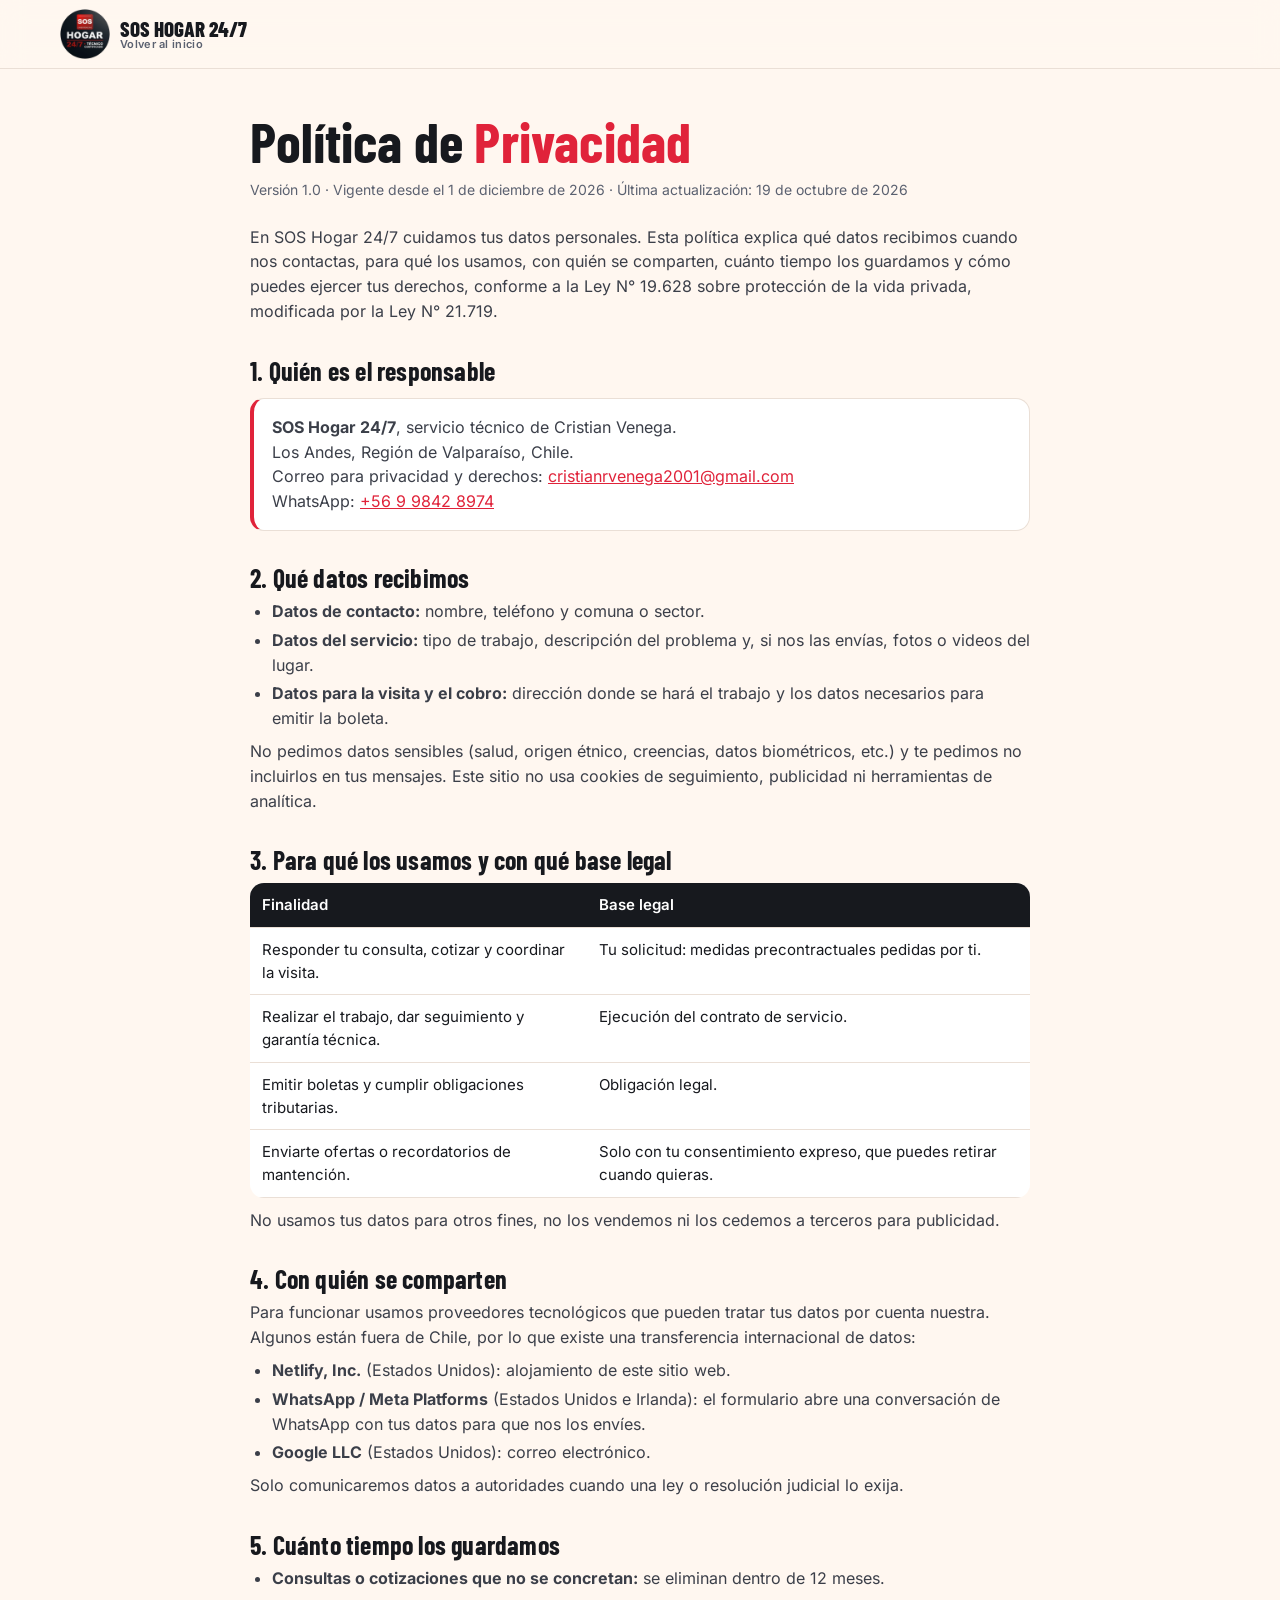
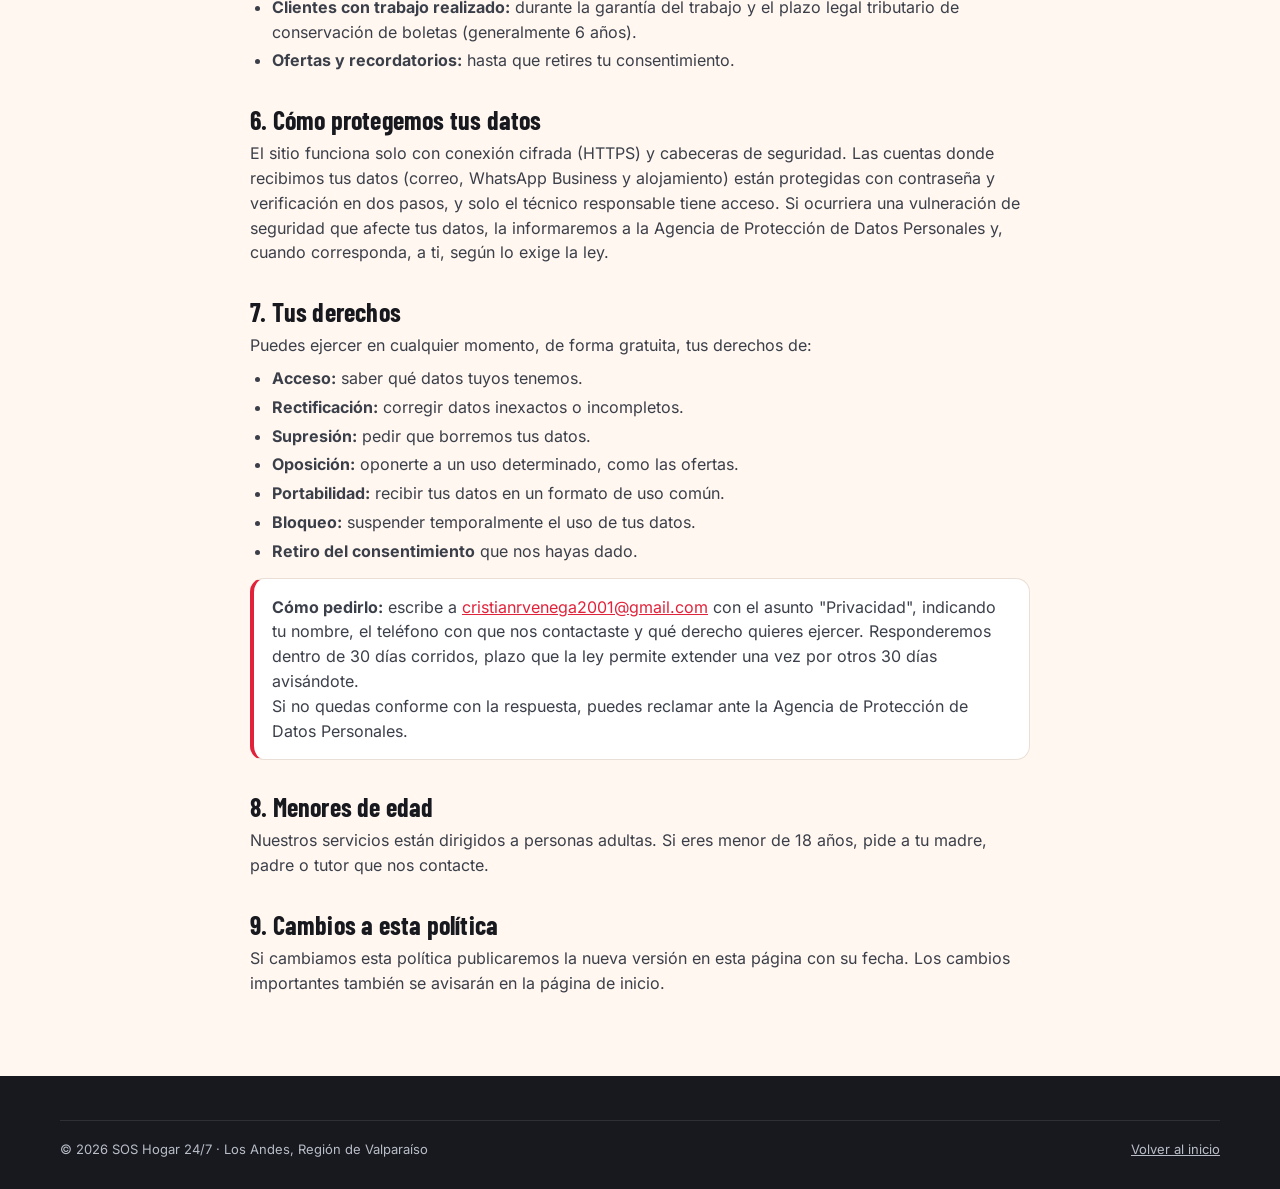
<file: privacidad.html>
<!DOCTYPE html>
<html lang="es-CL">
<head>
  <meta charset="UTF-8">
  <meta name="viewport" content="width=device-width, initial-scale=1">
  <title>Política de Privacidad | SOS Hogar 24/7</title>
  <meta name="description" content="Cómo SOS Hogar 24/7 trata tus datos personales y cómo ejercer tus derechos según la Ley 21.719.">
  <meta name="theme-color" content="#E0233A">
  <link rel="canonical" href="https://soshogar24-7.netlify.app/privacidad.html">
  <link rel="icon" href="favicon.ico" sizes="any">
  <link rel="stylesheet" href="css/styles.css">
</head>
<body>
<header class="cab">
  <div class="wrap">
    <a class="marca" href="./" aria-label="SOS Hogar 24/7, volver al inicio">
      <img src="assets/img/logo-badge.webp" alt="" width="50" height="50">
      <span>SOS HOGAR 24/7<small>Volver al inicio</small></span>
    </a>
  </div>
</header>
<main class="legal-pag">
  <h1>Política de <span>Privacidad</span></h1>
  <p class="meta">Versión 1.0 · Vigente desde el 1 de diciembre de 2026 · Última actualización: 19 de octubre de 2026</p>

  <p>En SOS Hogar 24/7 cuidamos tus datos personales. Esta política explica qué datos recibimos cuando nos contactas, para qué los usamos, con quién se comparten, cuánto tiempo los guardamos y cómo puedes ejercer tus derechos, conforme a la Ley N° 19.628 sobre protección de la vida privada, modificada por la Ley N° 21.719.</p>

  <h2>1. Quién es el responsable</h2>
  <div class="caja">
    <p><strong>SOS Hogar 24/7</strong>, servicio técnico de Cristian Venega.<br>
    Los Andes, Región de Valparaíso, Chile.<br>
    Correo para privacidad y derechos: <a href="mailto:cristianrvenega2001@gmail.com?subject=Privacidad%20-%20Ejercicio%20de%20derechos">cristianrvenega2001@gmail.com</a><br>
    WhatsApp: <a href="https://wa.me/56998428974">+56 9 9842 8974</a></p>
  </div>

  <h2>2. Qué datos recibimos</h2>
  <ul>
    <li><strong>Datos de contacto:</strong> nombre, teléfono y comuna o sector.</li>
    <li><strong>Datos del servicio:</strong> tipo de trabajo, descripción del problema y, si nos las envías, fotos o videos del lugar.</li>
    <li><strong>Datos para la visita y el cobro:</strong> dirección donde se hará el trabajo y los datos necesarios para emitir la boleta.</li>
  </ul>
  <p>No pedimos datos sensibles (salud, origen étnico, creencias, datos biométricos, etc.) y te pedimos no incluirlos en tus mensajes. Este sitio no usa cookies de seguimiento, publicidad ni herramientas de analítica.</p>

  <h2>3. Para qué los usamos y con qué base legal</h2>
  <table>
    <tr><th>Finalidad</th><th>Base legal</th></tr>
    <tr><td>Responder tu consulta, cotizar y coordinar la visita.</td><td>Tu solicitud: medidas precontractuales pedidas por ti.</td></tr>
    <tr><td>Realizar el trabajo, dar seguimiento y garantía técnica.</td><td>Ejecución del contrato de servicio.</td></tr>
    <tr><td>Emitir boletas y cumplir obligaciones tributarias.</td><td>Obligación legal.</td></tr>
    <tr><td>Enviarte ofertas o recordatorios de mantención.</td><td>Solo con tu consentimiento expreso, que puedes retirar cuando quieras.</td></tr>
  </table>
  <p>No usamos tus datos para otros fines, no los vendemos ni los cedemos a terceros para publicidad.</p>

  <h2>4. Con quién se comparten</h2>
  <p>Para funcionar usamos proveedores tecnológicos que pueden tratar tus datos por cuenta nuestra. Algunos están fuera de Chile, por lo que existe una transferencia internacional de datos:</p>
  <ul>
    <li><strong>Netlify, Inc.</strong> (Estados Unidos): alojamiento de este sitio web.</li>
    <li><strong>WhatsApp / Meta Platforms</strong> (Estados Unidos e Irlanda): el formulario abre una conversación de WhatsApp con tus datos para que nos los envíes.</li>
    <li><strong>Google LLC</strong> (Estados Unidos): correo electrónico.</li>
  </ul>
  <p>Solo comunicaremos datos a autoridades cuando una ley o resolución judicial lo exija.</p>

  <h2>5. Cuánto tiempo los guardamos</h2>
  <ul>
    <li><strong>Consultas o cotizaciones que no se concretan:</strong> se eliminan dentro de 12 meses.</li>
    <li><strong>Clientes con trabajo realizado:</strong> durante la garantía del trabajo y el plazo legal tributario de conservación de boletas (generalmente 6 años).</li>
    <li><strong>Ofertas y recordatorios:</strong> hasta que retires tu consentimiento.</li>
  </ul>

  <h2>6. Cómo protegemos tus datos</h2>
  <p>El sitio funciona solo con conexión cifrada (HTTPS) y cabeceras de seguridad. Las cuentas donde recibimos tus datos (correo, WhatsApp Business y alojamiento) están protegidas con contraseña y verificación en dos pasos, y solo el técnico responsable tiene acceso. Si ocurriera una vulneración de seguridad que afecte tus datos, la informaremos a la Agencia de Protección de Datos Personales y, cuando corresponda, a ti, según lo exige la ley.</p>

  <h2>7. Tus derechos</h2>
  <p>Puedes ejercer en cualquier momento, de forma gratuita, tus derechos de:</p>
  <ul>
    <li><strong>Acceso:</strong> saber qué datos tuyos tenemos.</li>
    <li><strong>Rectificación:</strong> corregir datos inexactos o incompletos.</li>
    <li><strong>Supresión:</strong> pedir que borremos tus datos.</li>
    <li><strong>Oposición:</strong> oponerte a un uso determinado, como las ofertas.</li>
    <li><strong>Portabilidad:</strong> recibir tus datos en un formato de uso común.</li>
    <li><strong>Bloqueo:</strong> suspender temporalmente el uso de tus datos.</li>
    <li><strong>Retiro del consentimiento</strong> que nos hayas dado.</li>
  </ul>
  <div class="caja">
    <p><strong>Cómo pedirlo:</strong> escribe a <a href="mailto:cristianrvenega2001@gmail.com?subject=Privacidad%20-%20Ejercicio%20de%20derechos">cristianrvenega2001@gmail.com</a> con el asunto "Privacidad", indicando tu nombre, el teléfono con que nos contactaste y qué derecho quieres ejercer. Responderemos dentro de 30 días corridos, plazo que la ley permite extender una vez por otros 30 días avisándote.</p>
    <p>Si no quedas conforme con la respuesta, puedes reclamar ante la Agencia de Protección de Datos Personales.</p>
  </div>

  <h2>8. Menores de edad</h2>
  <p>Nuestros servicios están dirigidos a personas adultas. Si eres menor de 18 años, pide a tu madre, padre o tutor que nos contacte.</p>

  <h2>9. Cambios a esta política</h2>
  <p>Si cambiamos esta política publicaremos la nueva versión en esta página con su fecha. Los cambios importantes también se avisarán en la página de inicio.</p>
</main>
<footer class="pie">
  <div class="wrap"><div class="legal"><span>© 2026 SOS Hogar 24/7 · Los Andes, Región de Valparaíso</span><a href="./">Volver al inicio</a></div></div>
</footer>
</body>
</html>
</file>
<file: css/styles.css>
/* SOS Hogar 24/7 · estilos del sitio */
@font-face{font-family:'Barlow Condensed';font-style:normal;font-weight:600;font-display:swap;src:url(../assets/fonts/barlow-condensed-600.woff2) format('woff2')}
@font-face{font-family:'Barlow Condensed';font-style:normal;font-weight:700;font-display:swap;src:url(../assets/fonts/barlow-condensed-700.woff2) format('woff2')}
@font-face{font-family:'Barlow Condensed';font-style:normal;font-weight:800;font-display:swap;src:url(../assets/fonts/barlow-condensed-800.woff2) format('woff2')}
@font-face{font-family:'Inter';font-style:normal;font-weight:400 700;font-display:swap;src:url(../assets/fonts/inter-var.woff2) format('woff2')}

:root{
  --rojo:#E0233A; --rojo-osc:#B5162B; --naranja:#FF7A3D; --ambar:#FFB547;
  --crema:#FFF7F0; --crema-2:#FDEEE2; --carbon:#17191E; --carbon-2:#23262D;
  --gris:#5B6170; --gris-claro:#B9BDC8; --linea:#EADFD6; --blanco:#fff; --verde:#1FAF5A;
  --radio:20px; --sombra:0 14px 34px rgba(23,25,30,.10);
  --cond:'Barlow Condensed',system-ui,sans-serif; --texto:'Inter',system-ui,-apple-system,'Segoe UI',sans-serif;
}
*{box-sizing:border-box;margin:0;padding:0}
html{scroll-behavior:smooth;scroll-padding-top:76px;-webkit-text-size-adjust:100%}
body{font-family:var(--texto);color:var(--carbon);background:var(--crema);line-height:1.55;-webkit-font-smoothing:antialiased;overflow-x:hidden}
img,video{max-width:100%;display:block}
a{color:inherit;text-decoration:none}
button{font:inherit;cursor:pointer;border:0;background:none;color:inherit}
h1,h2,h3,.cond{font-family:var(--cond);line-height:1;letter-spacing:.2px}
.wrap{max-width:1200px;margin:0 auto;padding:0 20px}
.sr{position:absolute;width:1px;height:1px;overflow:hidden;clip:rect(0 0 0 0);white-space:nowrap}
:focus-visible{outline:3px solid var(--ambar);outline-offset:3px;border-radius:6px}

/* botones */
.btn{display:inline-flex;align-items:center;justify-content:center;gap:9px;border-radius:999px;font-weight:700;font-size:15px;padding:13px 22px;white-space:nowrap;transition:transform .2s,box-shadow .2s,background .2s}
.btn:hover{transform:translateY(-2px)}
.btn svg{width:18px;height:18px;flex:0 0 18px}
.btn-rojo{background:var(--rojo);color:#fff;box-shadow:0 10px 24px rgba(224,35,58,.32)}
.btn-rojo:hover{background:var(--rojo-osc)}
.btn-wa{background:var(--verde);color:#fff;box-shadow:0 10px 24px rgba(31,175,90,.28)}
.btn-claro{background:#fff;color:var(--carbon);border:1.5px solid var(--linea)}
.btn-borde{border:1.5px solid rgba(255,255,255,.35);color:#fff}
.btn-borde:hover{background:rgba(255,255,255,.08)}

/* cabecera */
.cab{position:sticky;top:0;z-index:40;background:rgba(255,247,240,.88);backdrop-filter:blur(12px);-webkit-backdrop-filter:blur(12px);border-bottom:1px solid var(--linea)}
.cab .wrap{display:flex;align-items:center;gap:18px;height:68px}
.marca{display:flex;align-items:center;gap:10px}
.marca img{width:50px;height:50px}
.marca span{font-family:var(--cond);font-weight:800;font-size:21px;line-height:.95}
.marca small{display:block;font-family:var(--texto);font-weight:600;font-size:11px;color:var(--gris);letter-spacing:.3px}
.menu{display:flex;gap:24px;margin-left:auto;font-weight:600;font-size:15px;color:var(--gris)}
.menu a:hover{color:var(--rojo)}
.cab .btn{padding:11px 18px}

/* portada con fondo dinamico */
.hero{position:relative;overflow:hidden;background:var(--carbon);color:#fff;isolation:isolate}
.malla{position:absolute;inset:-25%;z-index:-2;filter:blur(70px);opacity:.95}
.malla i{position:absolute;border-radius:50%}
.malla .a{width:55%;height:60%;left:-6%;top:2%;background:var(--rojo)}
.malla .b{width:46%;height:55%;right:-2%;top:8%;background:var(--naranja)}
.malla .c{width:42%;height:46%;left:32%;bottom:-6%;background:var(--ambar);opacity:.7}
@media (prefers-reduced-motion:no-preference){
  .malla .a{animation:flota1 15s ease-in-out infinite alternate}
  .malla .b{animation:flota2 19s ease-in-out infinite alternate}
  .malla .c{animation:flota1 23s ease-in-out infinite alternate-reverse}
}
@keyframes flota1{to{transform:translate(18%,12%) scale(1.15)}}
@keyframes flota2{to{transform:translate(-16%,12%) scale(.88)}}
.hero::after{content:"";position:absolute;inset:0;z-index:-1;background:linear-gradient(180deg,rgba(23,25,30,.30),rgba(23,25,30,.78))}
.hero .wrap{display:grid;grid-template-columns:1.1fr .9fr;gap:36px;align-items:center;padding-top:54px;padding-bottom:54px}
.pill{display:inline-flex;align-items:center;gap:8px;background:rgba(255,255,255,.14);border:1px solid rgba(255,255,255,.25);padding:7px 14px;border-radius:999px;font-size:13px;font-weight:600}
.pulso{width:9px;height:9px;border-radius:50%;background:#3BE07D;box-shadow:0 0 0 4px rgba(59,224,125,.25)}
.hero h1{font-size:clamp(42px,6vw,72px);font-weight:800;margin:16px 0 14px}
.hero h1 em{font-style:normal;color:var(--ambar)}
.hero .lead{font-size:18px;color:rgba(255,255,255,.88);max-width:540px}
.sello{display:flex;align-items:center;gap:12px;margin-top:20px;background:rgba(255,255,255,.95);color:var(--carbon);border-radius:16px;padding:10px 14px 10px 10px;max-width:470px;box-shadow:0 14px 30px rgba(0,0,0,.25)}
.sello .ico{flex:0 0 46px;height:46px;border-radius:12px;background:linear-gradient(135deg,var(--rojo),var(--naranja));display:grid;place-items:center;color:#fff;font-size:22px}
.sello b{font-family:var(--cond);font-size:20px;display:block}
.sello span{font-size:13px;color:var(--gris)}
.cta{display:flex;gap:12px;margin:24px 0 20px;flex-wrap:wrap}
.cifras{display:grid;grid-template-columns:repeat(4,auto);gap:10px;justify-content:start}
.cifras div{background:rgba(255,255,255,.1);border:1px solid rgba(255,255,255,.12);border-radius:14px;padding:10px 14px;font-size:12.5px;line-height:1.25;color:rgba(255,255,255,.85)}
.cifras b{display:block;font-family:var(--cond);font-size:26px;color:#fff}
.escena{position:relative;min-height:470px}
.escena .avatar{position:absolute;right:4%;bottom:-54px;height:520px;width:auto;filter:drop-shadow(0 24px 40px rgba(0,0,0,.45))}
.escena .halo{position:absolute;right:2%;bottom:20px;width:380px;height:380px;border-radius:50%;background:radial-gradient(circle,rgba(255,181,71,.55),rgba(255,181,71,0) 68%)}
.foto-flot{position:absolute;width:190px;border-radius:16px;overflow:hidden;background:#fff;box-shadow:0 18px 36px rgba(0,0,0,.4);border:4px solid #fff}
.foto-flot img{width:100%;height:130px;object-fit:cover}
.foto-flot span{display:block;color:var(--carbon);font-weight:700;font-size:12px;padding:6px 8px}
.foto-flot.f1{left:0;top:30px;transform:rotate(-4deg)}
.foto-flot.f2{left:40px;top:250px;transform:rotate(3deg)}
@media (prefers-reduced-motion:no-preference){.foto-flot{animation:vaiven 6s ease-in-out infinite alternate}.foto-flot.f2{animation-delay:-3s}}
@keyframes vaiven{to{translate:0 -10px}}

/* tira de trabajos (movil) */
.tira{display:none}

/* urgencias */
.urg{margin-top:-28px;position:relative;z-index:5}
.urg .wrap{display:grid;grid-template-columns:repeat(3,1fr);gap:14px}
.urg a{display:flex;align-items:center;gap:14px;background:#fff;border-radius:18px;padding:16px 18px;box-shadow:var(--sombra);border:1px solid var(--linea);transition:transform .2s}
.urg a:hover{transform:translateY(-3px)}
.urg .i{flex:0 0 48px;height:48px;border-radius:14px;display:grid;place-items:center;font-size:24px;background:#FFE9E3}
.urg b{display:block;font-family:var(--cond);font-size:21px}
.urg span{font-size:13px;color:var(--gris)}
.urg em{margin-left:auto;font-style:normal;font-size:11px;font-weight:800;color:#fff;background:var(--rojo);border-radius:999px;padding:4px 9px}

/* secciones */
section{padding:72px 0}
.kicker{color:var(--rojo);font-weight:700;font-size:13px;letter-spacing:2px;text-transform:uppercase}
h2{font-size:clamp(34px,4.6vw,50px);margin:8px 0 10px}
.sub{color:var(--gris);font-size:16.5px;max-width:640px}
.oscuro{background:var(--carbon);color:#fff}
.oscuro .kicker{color:var(--ambar)}
.oscuro .sub{color:var(--gris-claro)}

/* servicios */
.servicios{display:grid;grid-template-columns:repeat(4,1fr);gap:14px;margin-top:30px;align-items:start}
.srv{background:#fff;border:1px solid var(--linea);border-radius:var(--radio);padding:20px;transition:box-shadow .2s,border-color .2s}
.srv:hover{box-shadow:var(--sombra)}
.srv[open]{border-color:var(--rojo);box-shadow:var(--sombra)}
.srv summary{list-style:none;cursor:pointer;display:flex;flex-direction:column;gap:8px}
.srv summary::-webkit-details-marker{display:none}
.srv .ic{width:48px;height:48px;border-radius:14px;display:grid;place-items:center;font-size:24px;background:#FFE9E3}
.srv h3{font-size:25px}
.srv p{font-size:14px;color:var(--gris)}
.srv .mas{font-size:13px;font-weight:700;color:var(--rojo)}
.srv .mas::after{content:" +"}
.srv[open] .mas::after{content:" −"}
.srv ul{list-style:none;margin:14px 0;display:grid;gap:7px;font-size:14px}
.srv li{padding-left:20px;position:relative}
.srv li::before{content:"✓";position:absolute;left:0;color:var(--verde);font-weight:800}
.srv .btn{width:100%;padding:11px 16px;font-size:14px}
.srv.destacado{grid-column:span 2;background:linear-gradient(135deg,var(--rojo),var(--naranja));color:#fff;border:0}
.srv.destacado p,.srv.destacado .mas{color:rgba(255,255,255,.92)}
.srv.destacado .ic{background:rgba(255,255,255,.2)}
.srv.destacado li::before{color:#fff}
.ayuda{margin-top:22px;display:flex;align-items:center;gap:18px;flex-wrap:wrap;background:var(--crema-2);border-radius:var(--radio);padding:18px 22px}
.ayuda img{height:110px;margin:-30px 0 -18px}
.ayuda div{flex:1;min-width:220px}
.ayuda b{font-family:var(--cond);font-size:24px;display:block}

/* trabajos */
.filtros{display:flex;gap:8px;margin:24px 0;flex-wrap:wrap}
.filtro{padding:9px 15px;border-radius:999px;border:1px solid rgba(255,255,255,.22);font-size:13.5px;font-weight:600;color:#fff}
.filtro[aria-pressed="true"]{background:var(--ambar);border-color:var(--ambar);color:var(--carbon)}
.antes-despues{display:grid;grid-template-columns:1fr 1fr;gap:12px;margin-bottom:12px}
.galeria{display:grid;grid-template-columns:repeat(4,1fr);gap:12px}
.obra{position:relative;border-radius:16px;overflow:hidden;background:var(--carbon-2);aspect-ratio:4/5;cursor:pointer;text-align:left}
.antes-despues .obra{aspect-ratio:16/11}
.obra img{width:100%;height:100%;object-fit:cover;transition:transform .5s}
.obra:hover img{transform:scale(1.05)}
.obra::after{content:"";position:absolute;inset:0;background:linear-gradient(to top,rgba(0,0,0,.75),transparent 55%)}
.obra .t{position:absolute;left:12px;right:12px;bottom:11px;z-index:2;font-weight:700;font-size:14px;line-height:1.25;color:#fff}
.obra .t small{display:block;font-weight:500;font-size:12px;color:rgba(255,255,255,.8)}
.obra .et{position:absolute;top:10px;left:10px;z-index:2;font-size:11px;font-weight:800;padding:4px 10px;border-radius:999px;background:#fff;color:var(--carbon)}
.obra .et.despues{background:var(--ambar)}
.obra .play{position:absolute;top:10px;right:10px;z-index:2;font-size:11px;font-weight:800;padding:4px 10px;border-radius:999px;background:var(--rojo);color:#fff}
.obra[hidden]{display:none}
.mas-trabajos{margin-top:26px;display:flex;gap:12px;flex-wrap:wrap}

/* visor */
.visor{position:fixed;inset:0;z-index:90;background:rgba(10,10,12,.94);display:none;align-items:center;justify-content:center;padding:20px}
.visor.abierto{display:flex}
.visor figure{max-width:960px;width:100%;text-align:center}
.visor img,.visor video{max-height:78vh;margin:0 auto;border-radius:12px}
.visor figcaption{color:#ddd;margin-top:12px;font-size:14px}
.visor .cerrar{position:absolute;top:14px;right:16px;color:#fff;font-size:15px;font-weight:700;padding:10px 14px;border-radius:999px;background:rgba(255,255,255,.12)}
.visor .nav{position:absolute;top:50%;transform:translateY(-50%);width:46px;height:46px;border-radius:50%;background:var(--rojo);color:#fff;font-size:22px}
.visor .ant{left:14px}.visor .sig{right:14px}

/* estudios */
.estudios{display:grid;grid-template-columns:330px 1fr;gap:34px;margin-top:30px;align-items:start}
.perfil{background:#fff;border:1px solid var(--linea);border-radius:24px;overflow:hidden;position:sticky;top:90px}
.perfil img{width:100%;height:270px;object-fit:cover;object-position:center 22%}
.perfil div{padding:18px}
.perfil b{font-family:var(--cond);font-size:28px;display:block}
.perfil p{font-size:14px;color:var(--gris);margin-top:6px}
.certs{display:grid;grid-template-columns:1fr 1fr;gap:14px}
.cert{background:#fff;border:1px solid var(--linea);border-radius:18px;padding:18px;position:relative}
.cert .h{font-family:var(--cond);font-weight:800;font-size:40px;color:var(--rojo);line-height:1}
.cert strong{display:block;font-size:16px;margin-top:8px}
.cert p{font-size:13.5px;color:var(--gris);margin-top:4px}
.cert .ok{display:inline-block;margin-top:10px;font-size:12px;font-weight:700;color:var(--verde);background:#E9F8EF;border-radius:999px;padding:3px 10px}
.cert.estrella{grid-column:span 2;display:grid;grid-template-columns:auto 1fr;gap:18px;align-items:center;background:linear-gradient(135deg,#1F2229,#2B2F38);color:#fff;border:0}
.cert.estrella .h{color:var(--ambar);font-size:64px}
.cert.estrella p{color:var(--gris-claro)}
.cert.estrella .ins{display:inline-block;background:var(--ambar);color:var(--carbon);font-size:12px;font-weight:800;border-radius:999px;padding:4px 11px;margin-bottom:8px}
.total{grid-column:span 2;background:var(--ambar);border-radius:18px;padding:16px 22px;display:flex;justify-content:space-between;align-items:center;gap:12px;font-weight:700}
.total span{font-family:var(--cond);font-size:44px;line-height:1}
.exp{grid-column:span 2;background:var(--crema-2);border-radius:18px;padding:18px 20px}
.exp b{font-family:var(--cond);font-size:22px}
.exp ul{list-style:none;display:flex;flex-wrap:wrap;gap:8px;margin-top:10px}
.exp li{background:#fff;border:1px solid var(--linea);border-radius:999px;padding:6px 12px;font-size:13px;font-weight:600}

/* como trabajo */
.pasos-wrap{display:grid;grid-template-columns:1fr 260px;gap:30px;align-items:end}
.pasos{display:grid;grid-template-columns:repeat(3,1fr);gap:14px;margin-top:26px}
.paso{background:#fff;border:1px solid var(--linea);border-radius:18px;padding:20px}
.paso .n{font-family:var(--cond);font-weight:800;font-size:46px;color:var(--rojo);line-height:1}
.paso b{display:block;font-size:17px;margin:6px 0 4px}
.paso p{font-size:14px;color:var(--gris)}
.pasos-wrap img{height:340px;margin:0 auto}

/* cobertura y opiniones */
.comunas{display:flex;flex-wrap:wrap;gap:10px;margin-top:22px}
.comunas span{background:#fff;border:1px solid var(--linea);border-radius:999px;padding:9px 16px;font-weight:600;font-size:14.5px}
.opiniones{display:grid;grid-template-columns:repeat(3,1fr);gap:14px;margin-top:30px}
.op{background:#fff;border:1px solid var(--linea);border-radius:18px;padding:20px}
.op .est{color:var(--ambar);letter-spacing:2px}
.op p{margin:8px 0 12px;font-size:15px}
.op b{font-size:14px}.op small{display:block;color:var(--gris);font-size:12.5px}

/* contacto */
.contacto{display:grid;grid-template-columns:1fr 1.1fr;gap:34px;align-items:start;margin-top:28px}
.canales{display:grid;gap:12px}
.canal{display:flex;align-items:center;gap:14px;background:#fff;border:1px solid var(--linea);border-radius:18px;padding:16px 18px}
.canal .i{flex:0 0 46px;height:46px;border-radius:14px;display:grid;place-items:center;font-size:22px;background:#FFE9E3}
.canal small{display:block;color:var(--gris);font-size:12.5px}
.canal b{font-size:16.5px;word-break:break-word}
.contacto .avatar-c{height:300px;margin:6px auto 0}
.form{background:#fff;border:1px solid var(--linea);border-radius:24px;padding:24px;display:grid;gap:14px;box-shadow:var(--sombra)}
.form h3{font-size:30px}
.form .fila{display:grid;grid-template-columns:1fr 1fr;gap:12px}
.form label.campo{display:grid;gap:6px;font-size:13px;font-weight:600;color:var(--gris)}
.form input[type=text],.form input[type=tel],.form select,.form textarea{width:100%;border:1.5px solid var(--linea);border-radius:12px;padding:12px 14px;font:inherit;font-size:15px;color:var(--carbon);background:var(--crema)}
.form input:focus,.form select:focus,.form textarea:focus{outline:none;border-color:var(--rojo);background:#fff}
.form .acepta{display:flex;gap:10px;align-items:flex-start;font-size:13px;color:var(--gris);line-height:1.45}
.form .acepta input{margin-top:3px;width:17px;height:17px;accent-color:var(--rojo);flex:0 0 17px}
.form .acepta a{color:var(--rojo);text-decoration:underline}
.trampa{position:absolute;left:-9999px;width:1px;height:1px;opacity:0}
.enviado{display:none;text-align:center;padding:20px 6px}
.enviado.visible{display:block}
.enviado b{font-family:var(--cond);font-size:30px;display:block;margin-bottom:6px}

/* pie */
.pie{background:var(--carbon);color:var(--gris-claro);font-size:14px;padding:44px 0 30px}
.pie .wrap{display:grid;grid-template-columns:1.4fr 1fr 1fr;gap:28px}
.pie b{color:#fff;font-family:var(--cond);font-size:20px;display:block;margin-bottom:10px}
.pie a:hover{color:#fff}
.pie ul{list-style:none;display:grid;gap:6px}
.pie .legal{grid-column:1/-1;border-top:1px solid rgba(255,255,255,.1);padding-top:18px;display:flex;justify-content:space-between;gap:12px;flex-wrap:wrap;font-size:13px}
.pie .legal a{text-decoration:underline}

/* barra fija movil y boton flotante */
.barra{display:none}
.wa-flota{position:fixed;right:22px;bottom:22px;z-index:50;width:60px;height:60px;border-radius:50%;background:var(--verde);display:grid;place-items:center;box-shadow:0 10px 26px rgba(31,175,90,.45)}
.wa-flota svg{width:30px;height:30px}

/* aparicion suave */
@media (prefers-reduced-motion:no-preference){
  .aparece{opacity:0;transform:translateY(24px);transition:opacity .6s ease,transform .6s ease}
  .aparece.visible{opacity:1;transform:none}
}

/* tablet */
@media (max-width:1020px){
  .menu{display:none}
  .cab .btn{margin-left:auto}
  .hero .wrap{grid-template-columns:1fr 300px;gap:10px}
  .escena{min-height:420px}
  .escena .avatar{height:430px;right:-10px}
  .foto-flot{display:none}
  .servicios{grid-template-columns:repeat(2,1fr)}
  .galeria{grid-template-columns:repeat(3,1fr)}
  .estudios{grid-template-columns:1fr}
  .perfil{position:static;display:grid;grid-template-columns:220px 1fr}
  .perfil img{height:100%;min-height:220px}
  .contacto{grid-template-columns:1fr}
  .contacto .avatar-c{display:none}
  .opiniones{grid-template-columns:1fr 1fr}
  .pie .wrap{grid-template-columns:1fr 1fr}
}

/* celular */
@media (max-width:640px){
  html{scroll-padding-top:66px}
  body{padding-bottom:76px}
  .cab .wrap{height:60px;gap:10px}
  .marca img{width:42px;height:42px}
  .marca span{font-size:18px}
  .cab .btn{padding:9px 14px;font-size:14px}
  .hero .wrap{grid-template-columns:1fr;padding-top:24px;padding-bottom:22px;gap:0}
  .escena{display:none}
  .hero h1{font-size:39px;margin:12px 0 10px}
  .hero .lead{font-size:15.5px}
  .sello{margin-top:14px;padding:8px 12px 8px 8px}
  .sello .ico{flex-basis:40px;height:40px;font-size:19px}
  .sello b{font-size:17px}.sello span{font-size:12px}
  .cta{margin:16px 0 14px;flex-wrap:nowrap}
  .cta .btn{flex:1;padding:12px 10px;font-size:14.5px}
  .cifras{grid-template-columns:repeat(4,1fr);gap:6px}
  .cifras div{padding:7px 6px;font-size:10.5px;text-align:center}
  .cifras b{font-size:20px}
  .tira{display:flex;gap:10px;overflow-x:auto;scroll-snap-type:x mandatory;margin:16px -20px 0;padding:0 20px 4px;scrollbar-width:none}
  .tira::-webkit-scrollbar{display:none}
  .tira a{flex:0 0 46%;scroll-snap-align:start;position:relative;border-radius:14px;overflow:hidden;aspect-ratio:4/5;border:2px solid rgba(255,255,255,.85)}
  .tira img{width:100%;height:100%;object-fit:cover}
  .tira span{position:absolute;left:8px;bottom:8px;background:#fff;color:var(--carbon);font-size:11px;font-weight:700;border-radius:999px;padding:3px 9px}
  .urg{margin-top:16px}
  .urg .wrap{grid-template-columns:1fr;gap:8px}
  .urg a{padding:12px 14px}
  .urg .i{flex-basis:40px;height:40px;font-size:20px}
  .urg b{font-size:18px}
  section{padding:50px 0}
  .servicios{grid-template-columns:1fr 1fr;gap:10px}
  .srv{padding:14px;border-radius:16px}
  .srv h3{font-size:20px}
  .srv .ic{width:40px;height:40px;font-size:20px}
  .srv p{font-size:12.5px}
  .srv[open]{grid-column:1/-1}
  .srv.destacado{grid-column:1/-1}
  .ayuda img{display:none}
  .antes-despues{gap:8px}
  .galeria{grid-template-columns:1fr 1fr;gap:8px}
  .filtros{flex-wrap:nowrap;overflow-x:auto;margin:18px -20px;padding:0 20px;scrollbar-width:none}
  .filtros::-webkit-scrollbar{display:none}
  .filtro{flex:0 0 auto}
  .perfil{grid-template-columns:120px 1fr}
  .perfil img{min-height:150px}
  .perfil b{font-size:22px}
  .certs{grid-template-columns:1fr}
  .cert.estrella,.total,.exp{grid-column:auto}
  .cert.estrella{grid-template-columns:1fr;gap:6px}
  .cert.estrella .h{font-size:52px}
  .total span{font-size:36px}
  .pasos-wrap{grid-template-columns:1fr}
  .pasos-wrap img{display:none}
  .pasos{grid-template-columns:1fr}
  .opiniones{grid-template-columns:1fr}
  .form .fila{grid-template-columns:1fr}
  .pie .wrap{grid-template-columns:1fr}
  .wa-flota{display:none}
  .barra{display:grid;grid-template-columns:1fr 1fr 1fr;gap:8px;position:fixed;left:0;right:0;bottom:0;z-index:60;background:rgba(255,255,255,.97);border-top:1px solid var(--linea);padding:8px 10px calc(10px + env(safe-area-inset-bottom))}
  .barra a{display:flex;flex-direction:column;align-items:center;gap:2px;border-radius:14px;padding:8px 4px;font-weight:700;font-size:12.5px}
  .barra svg{width:20px;height:20px}
  .barra .b1{background:#FFE9E3;color:var(--rojo-osc)}
  .barra .b2{background:var(--verde);color:#fff}
  .barra .b3{background:var(--carbon);color:#fff}
}

/* pagina legal */
.legal-pag{max-width:820px;margin:0 auto;padding:44px 20px 80px}
.legal-pag h1{font-size:clamp(38px,7vw,56px);margin-bottom:10px}
.legal-pag h1 span{color:var(--rojo)}
.legal-pag h2{font-size:26px;margin:34px 0 8px}
.legal-pag p,.legal-pag li{color:#3B3F49}
.legal-pag ul{padding-left:22px;margin:8px 0}
.legal-pag li{margin:4px 0}
.legal-pag a{color:var(--rojo);text-decoration:underline}
.legal-pag .meta{color:var(--gris);font-size:14px;margin-bottom:24px}
.legal-pag .caja{background:#fff;border:1px solid var(--linea);border-left:4px solid var(--rojo);border-radius:14px;padding:16px 18px;margin:14px 0}
.legal-pag table{width:100%;border-collapse:collapse;margin:10px 0;font-size:15px;background:#fff;border-radius:14px;overflow:hidden}
.legal-pag th,.legal-pag td{text-align:left;padding:10px 12px;border-bottom:1px solid var(--linea);vertical-align:top}
.legal-pag th{background:var(--carbon);color:#fff;font-weight:600}

/* ajustes */
.antes-despues .obra{aspect-ratio:4/4.4}
.antes-despues .obra img{object-position:center 35%}
.sin-arriba{padding-top:0}
.crema-2{background:var(--crema-2)}
.crema-2 .comunas span,.crema-2 .op{background:#fff}
figure{margin:0}
.op blockquote{margin:0}
.comunas .btn{padding:9px 16px;font-size:14px}
.error{color:var(--rojo-osc);background:#FFE9E3;border-radius:10px;padding:10px 12px;font-size:14px;font-weight:600}
.error[hidden]{display:none}
.form .btn{width:100%}
.form.listo .campo,.form.listo .fila,.form.listo .acepta,.form.listo button[type=submit]{display:none}
.visor-v{max-width:100%}
@media (max-width:640px){.sin-arriba{padding-top:0}}
[hidden]{display:none!important}
.hero{padding:0}
.servicios .ayuda{grid-column:span 2;margin-top:0;align-self:stretch}
.servicios .ayuda img{height:120px;margin:-6px 0 -20px}
.antes-despues .obra{aspect-ratio:4/3}
@media (max-width:640px){.servicios .ayuda{grid-column:1/-1}.antes-despues .obra{aspect-ratio:4/5}}
@media (max-width:1020px) and (min-width:641px){.urg em{display:none}.urg a{padding:14px}.urg .i{flex-basis:42px;height:42px;font-size:21px}.urg b{font-size:19px}}
</file>
